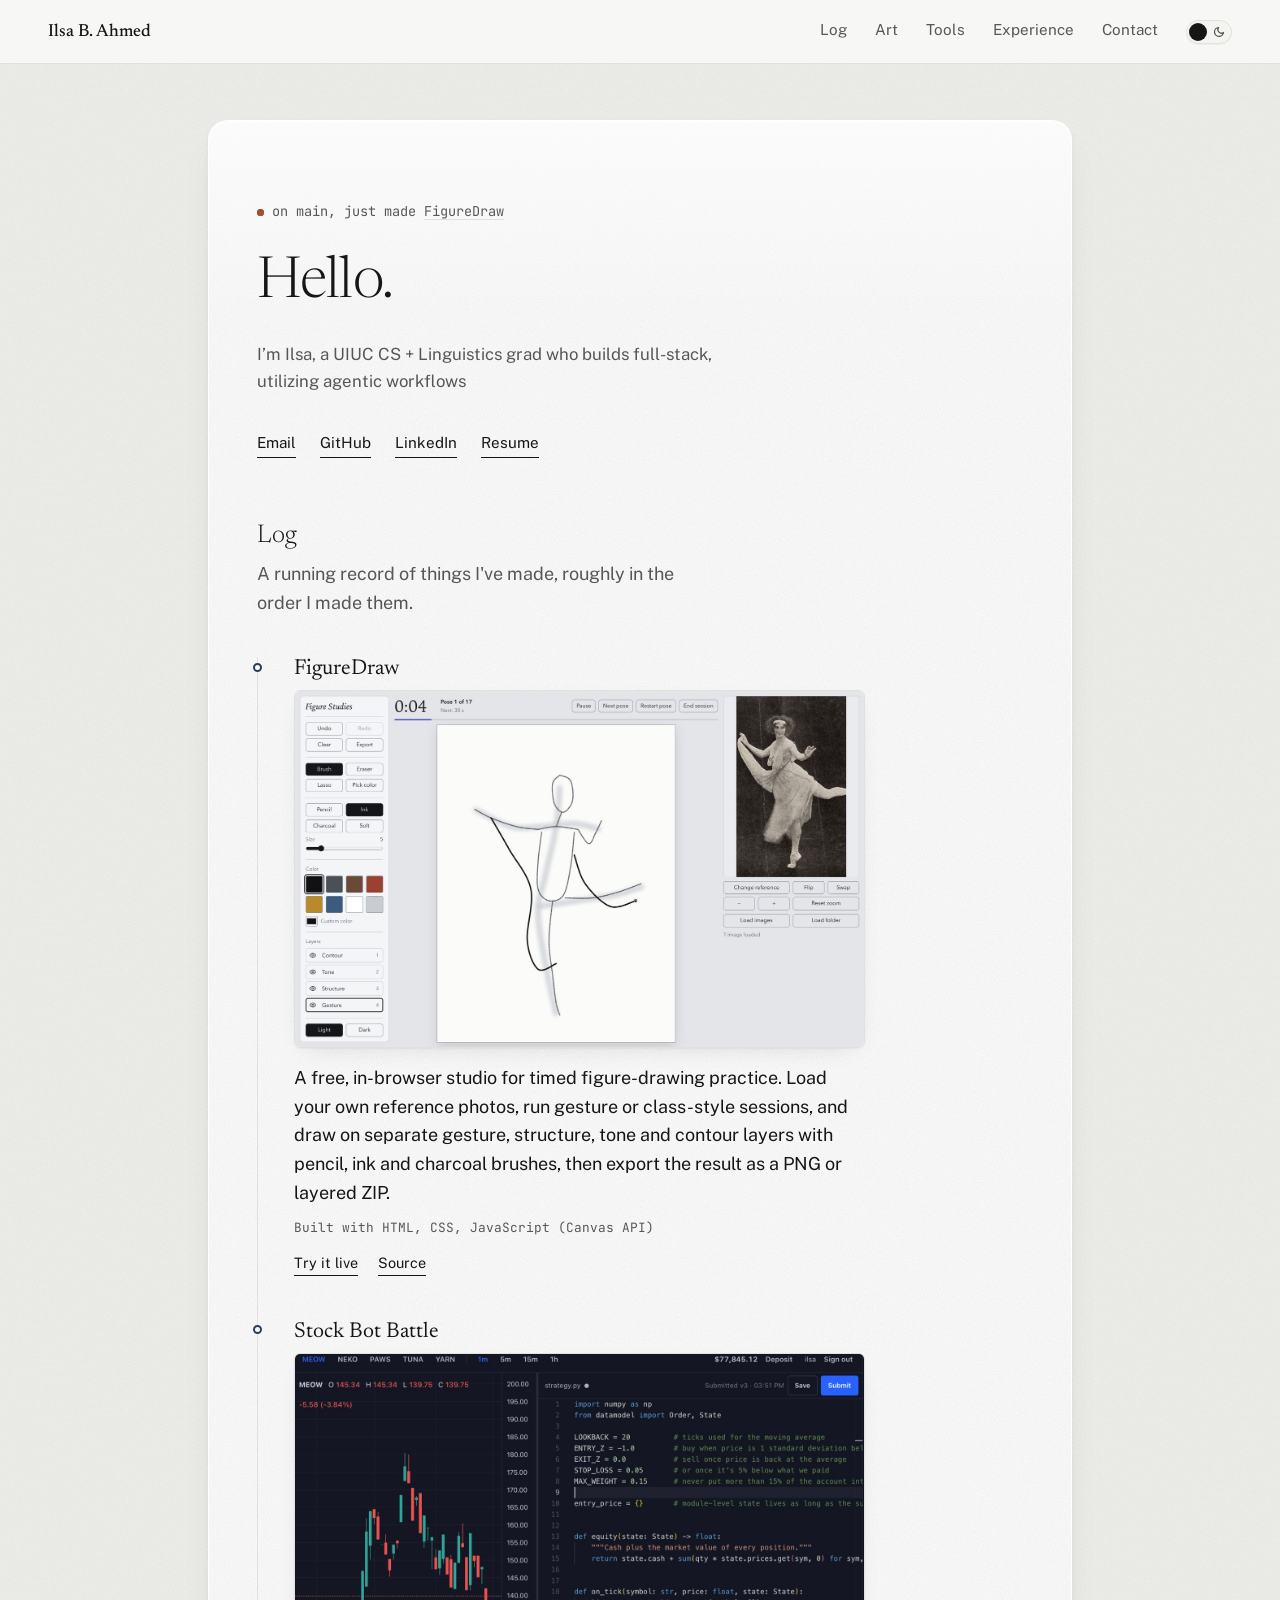
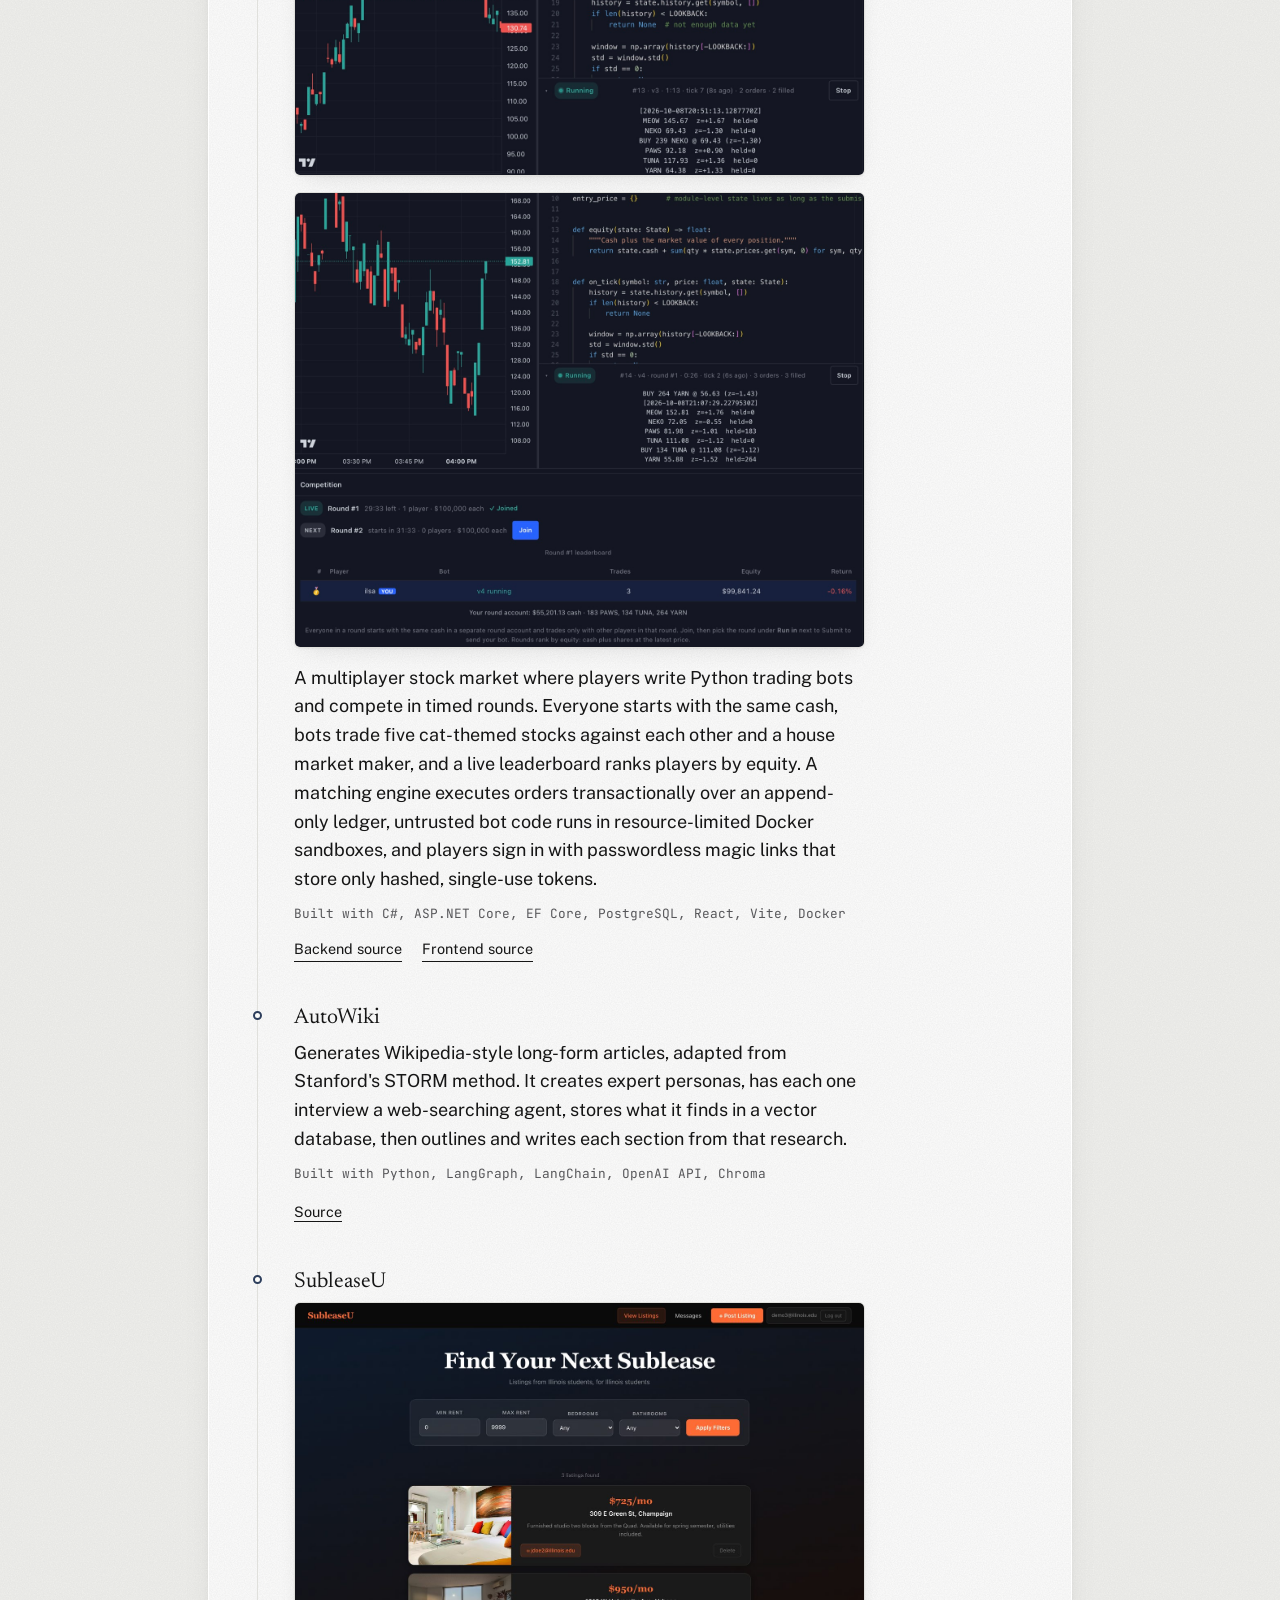
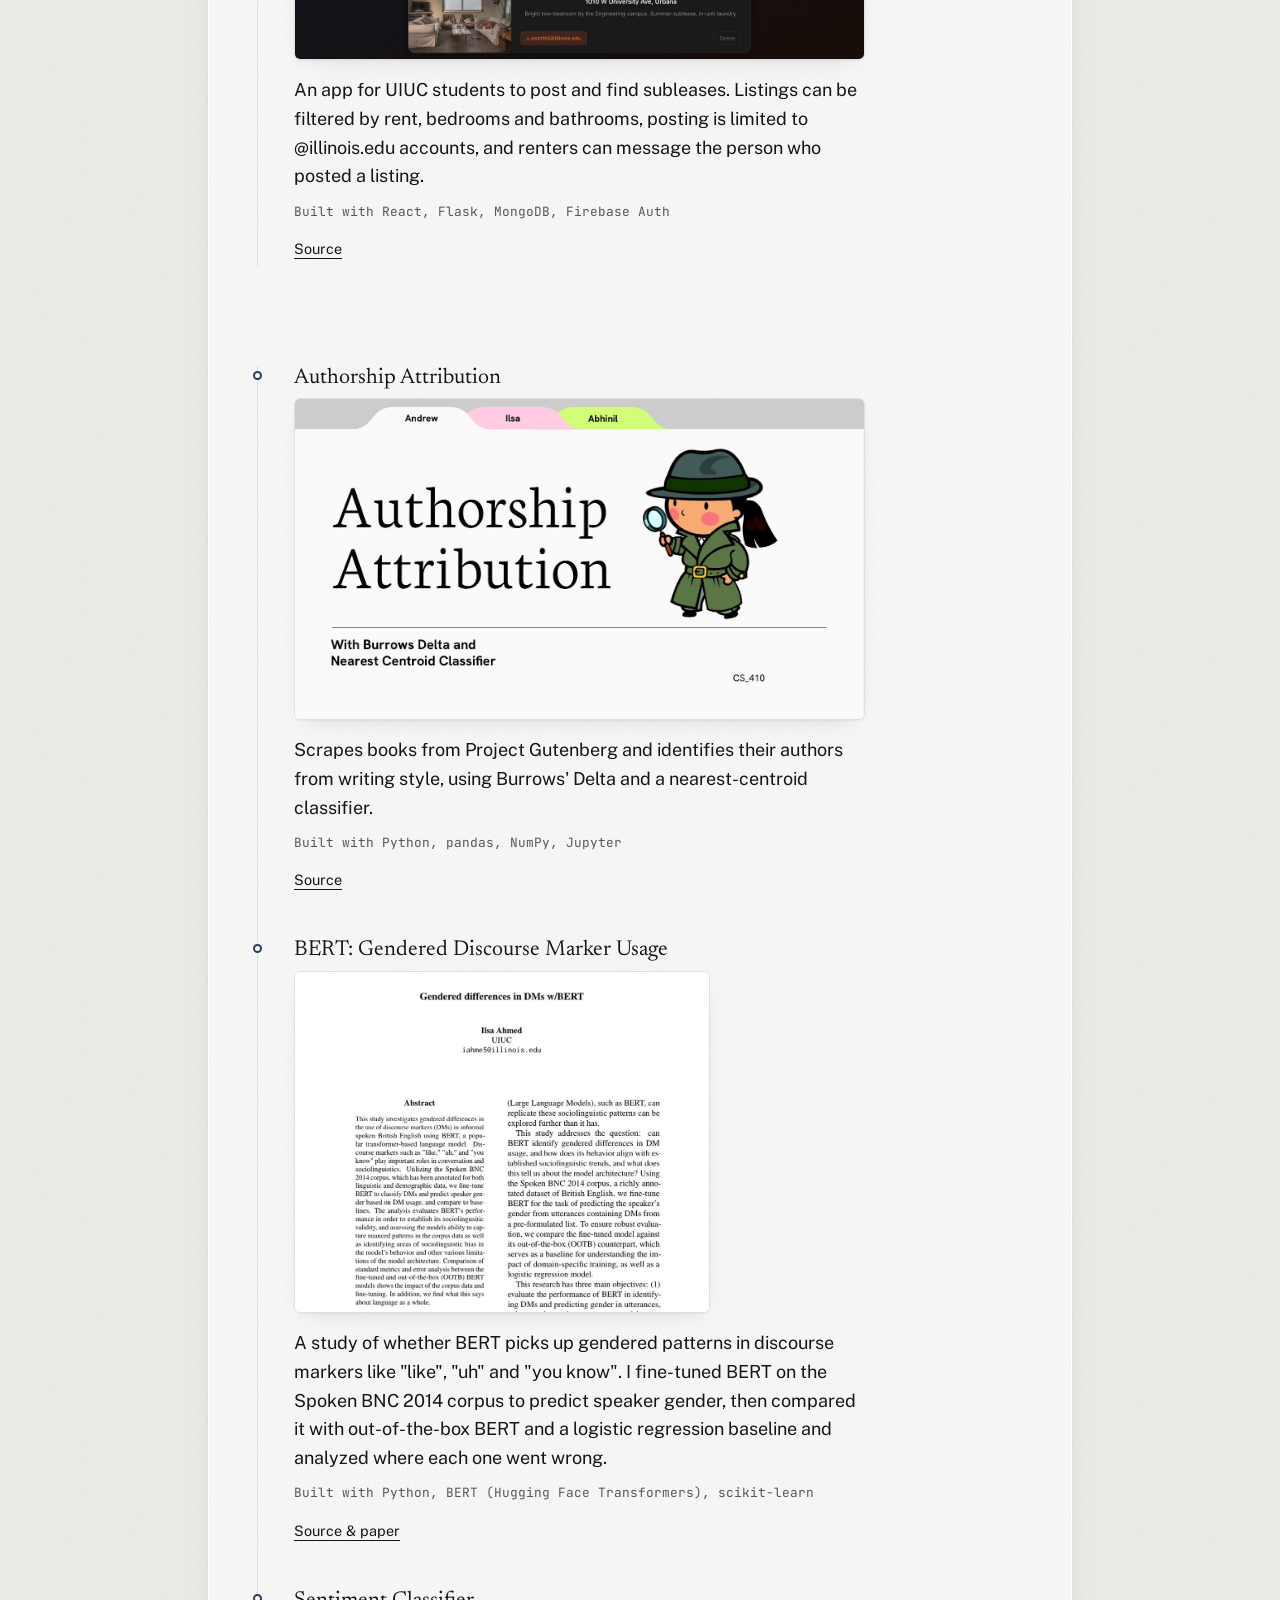
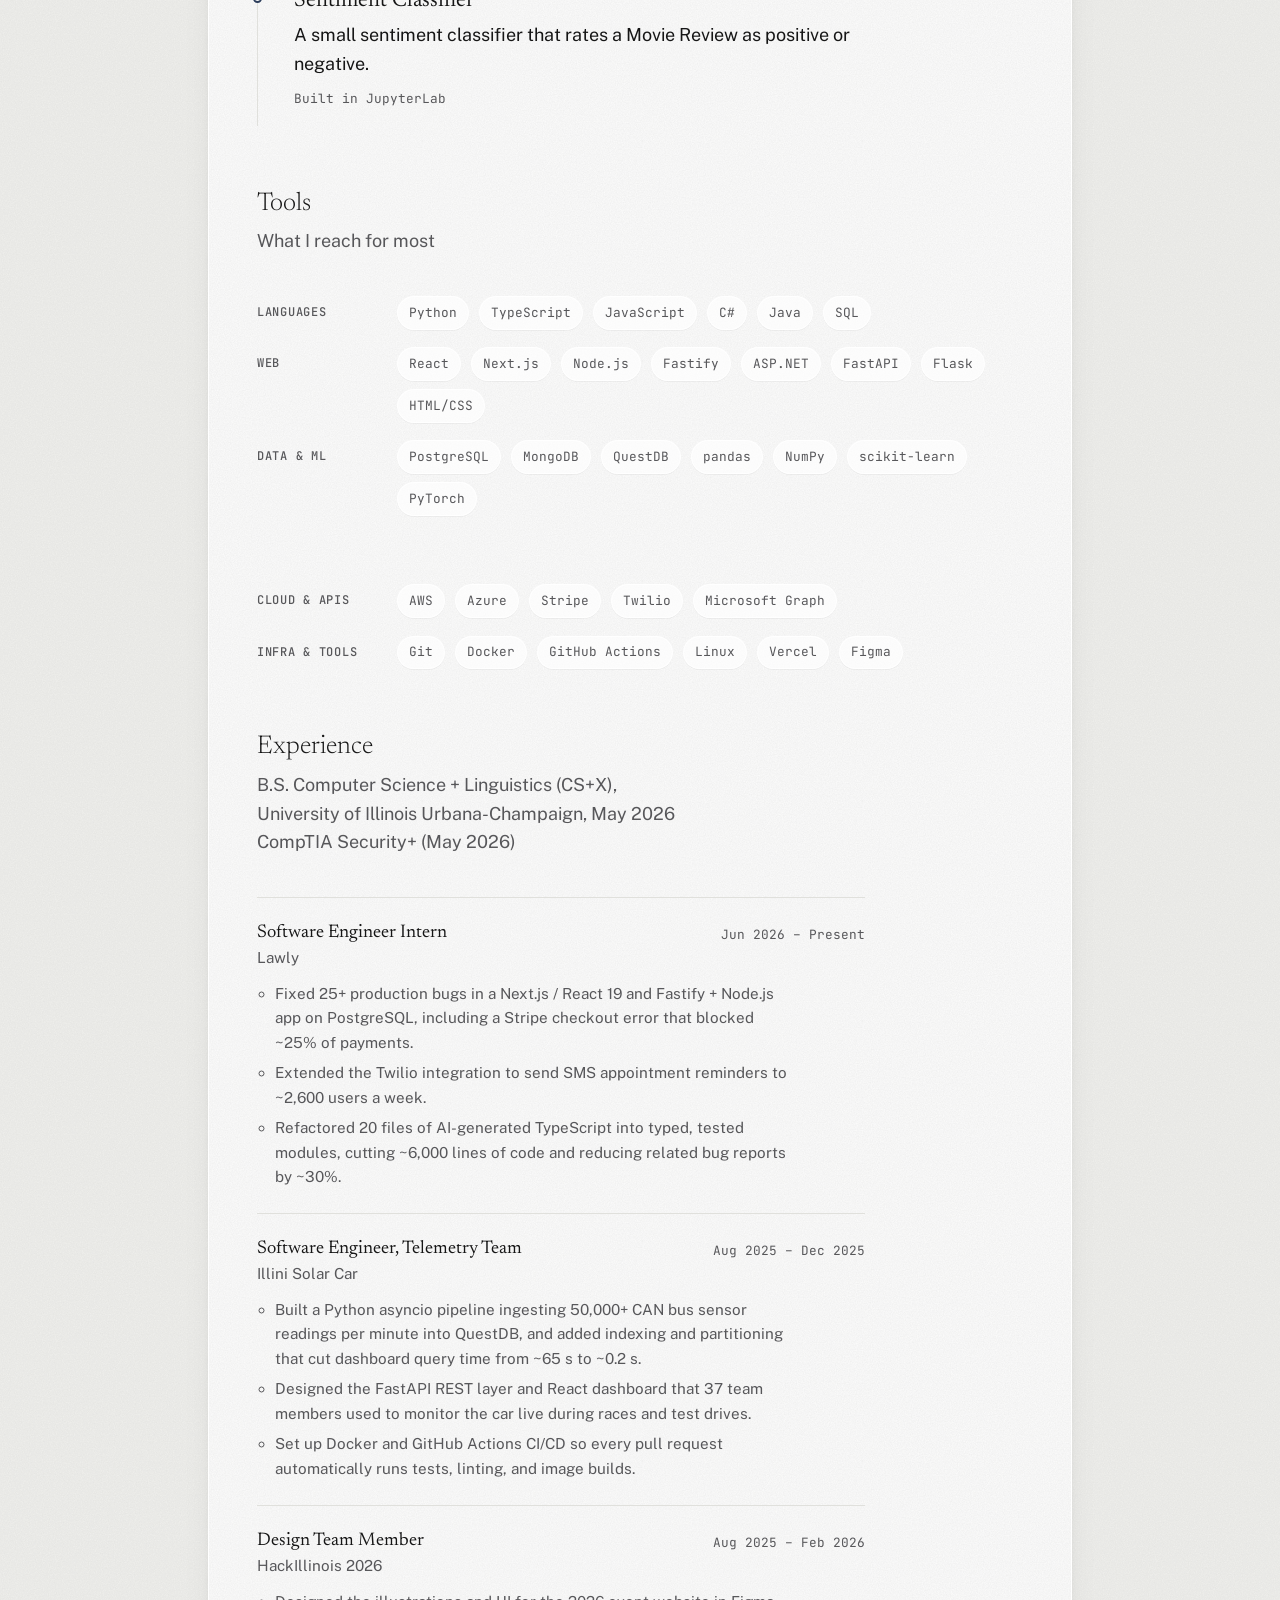
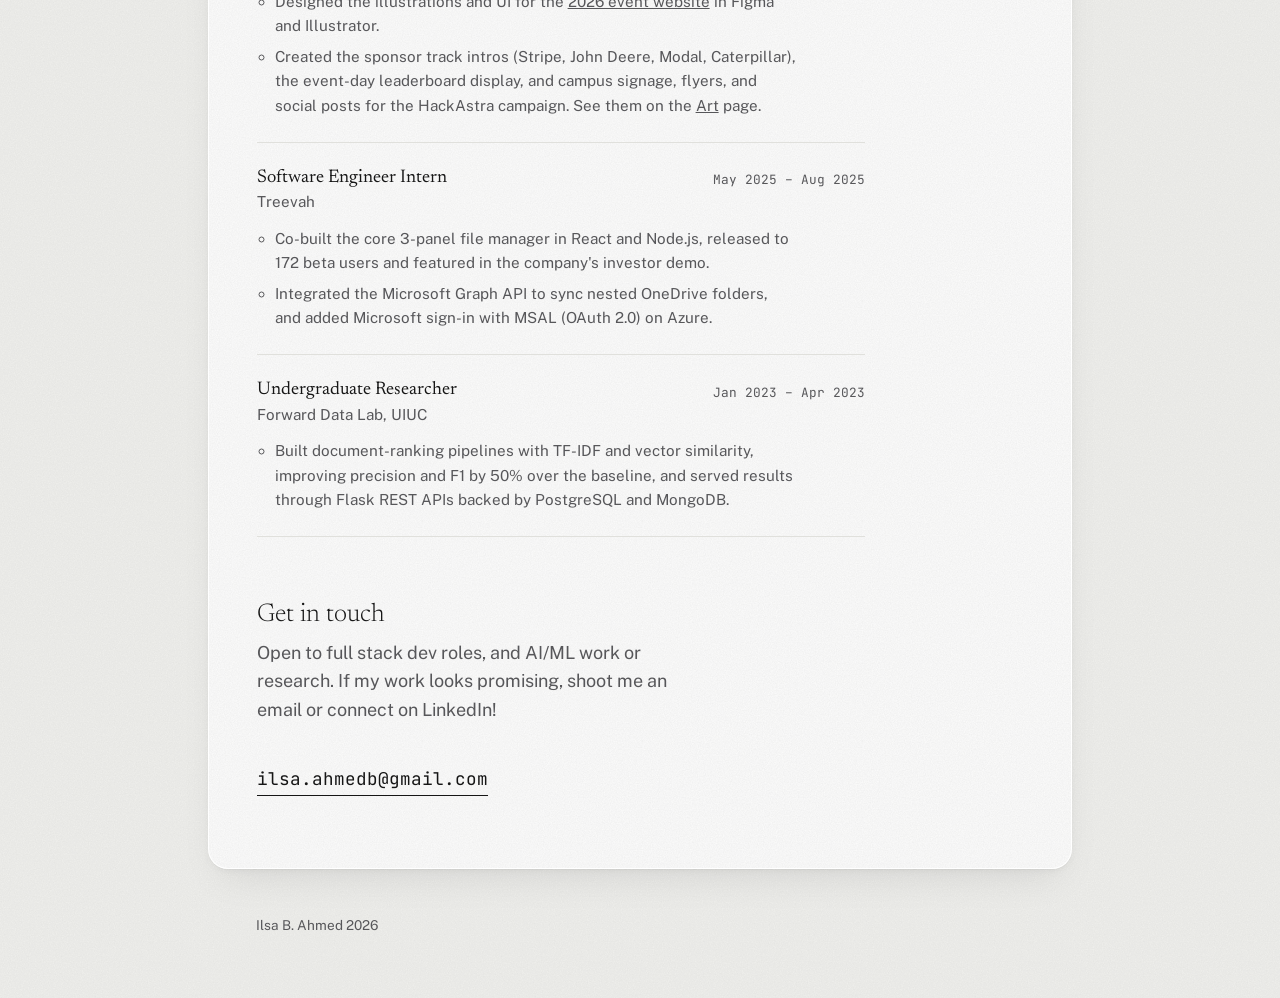
<file: index.html>
<!DOCTYPE html>
<html lang="en">
<head>
<meta charset="UTF-8">
<meta name="viewport" content="width=device-width, initial-scale=1.0">
<title>Ilsa B. Ahmed — Software Engineer</title>
<meta name="description" content="Portfolio of Ilsa B. Ahmed, a software engineer building full-stack web apps and AI/LLM tools.">

<link rel="preconnect" href="https://fonts.googleapis.com">
<link rel="preconnect" href="https://fonts.gstatic.com" crossorigin>
<link href="https://fonts.googleapis.com/css2?family=Newsreader:ital,opsz,wght@0,6..72,300;0,6..72,400;0,6..72,500;0,6..72,600;1,6..72,400&family=Public+Sans:wght@400;500;600&family=JetBrains+Mono:wght@400;500&display=swap" rel="stylesheet">

<script>
  // Apply a saved theme before first paint so the page doesn't flash.
  try {
    var savedTheme = localStorage.getItem('theme');
    if (savedTheme === 'light' || savedTheme === 'dark') document.documentElement.dataset.theme = savedTheme;
  } catch (e) {}
</script>
<link rel="stylesheet" href="style.css?v=12">
</head>
<body>

<a class="skip-link" href="#top">Skip to content</a>

<header class="site-nav">
  <a href="#top" class="site-nav__name">Ilsa B. Ahmed</a>
  <button class="theme-switch" id="themeSwitch" type="button" role="switch" aria-checked="false" aria-label="Dark mode">
    <svg class="theme-switch__icon theme-switch__icon--sun" viewBox="0 0 24 24" fill="none" stroke="currentColor" stroke-width="2.5" stroke-linecap="round" aria-hidden="true"><circle cx="12" cy="12" r="4"/><path d="M12 2v2M12 20v2M4.9 4.9l1.4 1.4M17.7 17.7l1.4 1.4M2 12h2M20 12h2M4.9 19.1l1.4-1.4M17.7 6.3l1.4-1.4"/></svg>
    <svg class="theme-switch__icon theme-switch__icon--moon" viewBox="0 0 24 24" fill="none" stroke="currentColor" stroke-width="2.5" stroke-linecap="round" stroke-linejoin="round" aria-hidden="true"><path d="M21 12.8A9 9 0 1 1 11.2 3a7 7 0 0 0 9.8 9.8z"/></svg>
    <span class="theme-switch__knob"></span>
  </button>
  <button class="site-nav__toggle" id="navToggle" aria-expanded="false" aria-controls="navLinks">
    <span></span><span></span><span></span>
    <span class="sr-only">Menu</span>
  </button>
  <nav id="navLinks" class="site-nav__links">
    <a href="#work">Log</a>
    <a href="art.html">Art</a>
    <a href="#stack">Tools</a>
    <a href="#experience">Experience</a>
    <a href="#contact">Contact</a>
  </nav>
</header>

<main>

  <section id="top" class="hero">
    <p class="hero__status">
      <span class="hero__dot" aria-hidden="true"></span>
      on main, just made <a href="#work">FigureDraw</a>
    </p>
    <h1 class="hero__headline">Hello.</h1>
    <p class="hero__lede">
      I’m Ilsa, a UIUC CS + Linguistics grad who builds full-stack, utilizing agentic workflows
    </p>
    <div class="hero__links">
      <a href="mailto:ilsa.ahmedb@gmail.com">Email</a>
      <a href="https://github.com/iahmed20" target="_blank" rel="noopener">GitHub</a>
      <a href="https://www.linkedin.com/in/ilsa-bahmed/" target="_blank" rel="noopener">LinkedIn</a>
      <a href="Ilsa_BAhmed_Resume.pdf" target="_blank" rel="noopener noreferrer">Resume</a>
    </div>
  </section>

  <section id="work" class="log">
    <h2 class="section-heading">Log</h2>
    <p class="section-intro">A running record of things I've made, roughly in the order I made them.</p>

    <ol class="log-list">

      <li class="log-entry">
        <span class="log-entry__node" aria-hidden="true"></span>
        <h3 class="log-entry__title">FigureDraw</h3>
        <figure class="log-entry__shot">
          <img src="img/figuredraw.jpg" width="1400" height="875" loading="lazy"
               alt="FigureDraw mid-session: a timer and pose counter above a gesture sketch of a dancer, with the reference photo on the right.">
        </figure>
        <p class="log-entry__body">
          A free, in-browser studio for timed figure-drawing practice. Load your own reference photos,
          run gesture or class-style sessions, and draw on separate gesture, structure, tone and contour
          layers with pencil, ink and charcoal brushes, then export the result as a PNG or layered ZIP.
        </p>
        <p class="log-entry__meta">Built with HTML, CSS, JavaScript (Canvas API)</p>
        <p class="log-entry__links">
          <a class="log-entry__link" href="https://iahmed20.github.io/FigureDraw/" target="_blank" rel="noopener">Try it live</a>
          <a class="log-entry__link" href="https://github.com/iahmed20/FigureDraw" target="_blank" rel="noopener">Source</a>
        </p>
      </li>

      <li class="log-entry">
        <span class="log-entry__node" aria-hidden="true"></span>
        <h3 class="log-entry__title">Stock Bot Battle</h3>
        <figure class="log-entry__shot">
          <img src="img/stock-bot-battle-1.jpg" width="1400" height="1038" loading="lazy"
               alt="Stock Bot Battle: a candlestick chart for the MEOW ticker beside a Python strategy editor, with a running bot's log printing z-scores and a BUY order.">
        </figure>
        <figure class="log-entry__shot">
          <img src="img/stock-bot-battle-2.jpg" width="1400" height="1115" loading="lazy"
               alt="Stock Bot Battle competition panel: a live round with time remaining, a Join button for the next round, and a leaderboard ranking players by equity.">
        </figure>
        <p class="log-entry__body">
          A multiplayer stock market where players write Python trading bots and compete in timed rounds.
          Everyone starts with the same cash, bots trade five cat-themed stocks against each other and a house
          market maker, and a live leaderboard ranks players by equity. A matching engine executes orders
          transactionally over an append-only ledger, untrusted bot code runs in resource-limited Docker
          sandboxes, and players sign in with passwordless magic links that store only hashed, single-use tokens.
        </p>
        <p class="log-entry__meta">Built with C#, ASP.NET Core, EF Core, PostgreSQL, React, Vite, Docker</p>
        <p class="log-entry__links">
          <a class="log-entry__link" href="https://github.com/iahmed20/StockBotBattle" target="_blank" rel="noopener">Backend source</a>
          <a class="log-entry__link" href="https://github.com/iahmed20/vite-frontend" target="_blank" rel="noopener">Frontend source</a>
        </p>
      </li>

      <li class="log-entry">
        <span class="log-entry__node" aria-hidden="true"></span>
        <h3 class="log-entry__title">AutoWiki</h3>
        <p class="log-entry__body">
          Generates Wikipedia-style long-form articles, adapted from Stanford's STORM method. It creates
          expert personas, has each one interview a web-searching agent, stores what it finds in a vector
          database, then outlines and writes each section from that research.
        </p>
        <p class="log-entry__meta">Built with Python, LangGraph, LangChain, OpenAI API, Chroma</p>
        <a class="log-entry__link" href="https://github.com/iahmed20/AutoWiki" target="_blank" rel="noopener">Source</a>
      </li>

      <li class="log-entry">
        <span class="log-entry__node" aria-hidden="true"></span>
        <h3 class="log-entry__title">SubleaseU</h3>
        <figure class="log-entry__shot">
          <img src="img/subleaseu.jpg" width="1400" height="875" loading="lazy"
               alt="SubleaseU listings page: rent and room filters above cards for sublease listings near campus.">
        </figure>
        <p class="log-entry__body">
          An app for UIUC students to post and find subleases. Listings can be filtered by rent,
          bedrooms and bathrooms, posting is limited to @illinois.edu accounts, and renters can message
          the person who posted a listing.
        </p>
        <p class="log-entry__meta">Built with React, Flask, MongoDB, Firebase Auth</p>
        <a class="log-entry__link" href="https://github.com/iahmed20/SubleaseU" target="_blank" rel="noopener">Source</a>
      </li>

    </ol>

    <h3 class="log-group">LLM &amp; NLP work in Python</h3>

    <ol class="log-list">

      <li class="log-entry">
        <span class="log-entry__node" aria-hidden="true"></span>
        <h3 class="log-entry__title">Authorship Attribution</h3>
        <figure class="log-entry__shot">
          <img src="img/authorship-attribution.jpg" width="1400" height="787" loading="lazy"
               alt="Title slide: Authorship Attribution with Burrows Delta and Nearest Centroid Classifier.">
        </figure>
        <p class="log-entry__body">
          Scrapes books from Project Gutenberg and
          identifies their authors from writing style, using Burrows' Delta and a nearest-centroid classifier.
        </p>
        <p class="log-entry__meta">Built with Python, pandas, NumPy, Jupyter</p>
        <a class="log-entry__link" href="https://github.com/iahmed20/Authorship_Attribution" target="_blank" rel="noopener">Source</a>
      </li>

      <li class="log-entry">
        <span class="log-entry__node" aria-hidden="true"></span>
        <h3 class="log-entry__title">BERT: Gendered Discourse Marker Usage</h3>
        <figure class="log-entry__shot log-entry__shot--paper">
          <img src="img/bert-discourse-markers.jpg" width="1000" height="821" loading="lazy"
               alt="First page of the paper 'Gendered differences in DMs w/BERT' by Ilsa Ahmed, showing the abstract.">
        </figure>
        <p class="log-entry__body">
          A study of whether BERT picks up gendered patterns in discourse markers like "like", "uh" and
          "you know". I fine-tuned BERT on the Spoken BNC 2014 corpus to predict speaker gender, then compared
          it with out-of-the-box BERT and a logistic regression baseline and analyzed where each one went wrong.
        </p>
        <p class="log-entry__meta">Built with Python, BERT (Hugging Face Transformers), scikit-learn</p>
        <a class="log-entry__link" href="https://github.com/iahmed20/DMs-w-BERT/blob/main/DM_gender_paper.pdf" target="_blank" rel="noopener">Source &amp; paper</a>
      </li>

      <li class="log-entry">
        <span class="log-entry__node" aria-hidden="true"></span>
        <h3 class="log-entry__title">Sentiment Classifier</h3>
        <p class="log-entry__body">
          A small sentiment classifier that rates a Movie Review as positive or negative.
        </p>
        <p class="log-entry__meta">Built in JupyterLab</p>
      </li>

    </ol>
  </section>

  <section id="stack" class="stack">
    <h2 class="section-heading">Tools</h2>
    <p class="section-intro">
      What I reach for most
    </p>
    <div class="stack-groups">
      <div class="stack-group">
        <h3 class="stack-group__label">Languages</h3>
        <ul class="stack-list">
          <li>Python</li>
          <li>TypeScript</li>
          <li>JavaScript</li>
          <li>C#</li>
          <li>Java</li>
          <li>SQL</li>
        </ul>
      </div>
      <div class="stack-group">
        <h3 class="stack-group__label">Web</h3>
        <ul class="stack-list">
          <li>React</li>
          <li>Next.js</li>
          <li>Node.js</li>
          <li>Fastify</li>
          <li>ASP.NET</li>
          <li>FastAPI</li>
          <li>Flask</li>
          <li>HTML/CSS</li>
        </ul>
      </div>
      <div class="stack-group">
        <h3 class="stack-group__label">Data &amp; ML</h3>
        <ul class="stack-list">
          <li>PostgreSQL</li>
          <li>MongoDB</li>
          <li>QuestDB</li>
          <li>pandas</li>
          <li>NumPy</li>
          <li>scikit-learn</li>
          <li>PyTorch</li>
        </ul>
      </div>
      <div class="stack-group">
        <h3 class="stack-group__label">AI &amp; LLMs</h3>
        <ul class="stack-list">
          <li>LangChain</li>
          <li>LangGraph</li>
          <li>RAG</li>
          <li>Vector embeddings</li>
          <li>OpenAI API</li>
        </ul>
      </div>
      <div class="stack-group">
        <h3 class="stack-group__label">Cloud &amp; APIs</h3>
        <ul class="stack-list">
          <li>AWS</li>
          <li>Azure</li>
          <li>Stripe</li>
          <li>Twilio</li>
          <li>Microsoft Graph</li>
        </ul>
      </div>
      <div class="stack-group">
        <h3 class="stack-group__label">Infra &amp; tools</h3>
        <ul class="stack-list">
          <li>Git</li>
          <li>Docker</li>
          <li>GitHub Actions</li>
          <li>Linux</li>
          <li>Vercel</li>
          <li>Figma</li>
        </ul>
      </div>
    </div>
  </section>

  <section id="experience" class="experience">
    <h2 class="section-heading">Experience</h2>
    <p class="section-intro">
      B.S. Computer Science + Linguistics (CS+X), University of Illinois Urbana-Champaign, May 2026 <br>
      CompTIA Security+ (May 2026)
    </p>
    <ul class="experience-list">
      <li class="experience-entry">
        <div class="experience-entry__role">
          <h3>Software Engineer Intern</h3>
          <p>Lawly</p>
        </div>
        <p class="experience-entry__dates"><time datetime="2026-06">Jun 2026</time> – Present</p>
        <ul class="experience-entry__points">
          <li>Fixed 25+ production bugs in a Next.js / React 19 and Fastify + Node.js app on PostgreSQL, including a Stripe checkout error that blocked ~25% of payments.</li>
          <li>Extended the Twilio integration to send SMS appointment reminders to ~2,600 users a week.</li>
          <li>Refactored 20 files of AI-generated TypeScript into typed, tested modules, cutting ~6,000 lines of code and reducing related bug reports by ~30%.</li>
        </ul>
      </li>
      <li class="experience-entry">
        <div class="experience-entry__role">
          <h3>Software Engineer, Telemetry Team</h3>
          <p>Illini Solar Car</p>
        </div>
        <p class="experience-entry__dates"><time datetime="2025-08">Aug 2025</time> – <time datetime="2025-12">Dec 2025</time></p>
        <ul class="experience-entry__points">
          <li>Built a Python asyncio pipeline ingesting 50,000+ CAN bus sensor readings per minute into QuestDB, and added indexing and partitioning that cut dashboard query time from ~65 s to ~0.2 s.</li>
          <li>Designed the FastAPI REST layer and React dashboard that 37 team members used to monitor the car live during races and test drives.</li>
          <li>Set up Docker and GitHub Actions CI/CD so every pull request automatically runs tests, linting, and image builds.</li>
        </ul>
      </li>
      <li class="experience-entry">
        <div class="experience-entry__role">
          <h3>Design Team Member</h3>
          <p>HackIllinois 2026</p>
        </div>
        <p class="experience-entry__dates"><time datetime="2025-08">Aug 2025</time> – <time datetime="2026-02">Feb 2026</time></p>
        <ul class="experience-entry__points">
          <li>Designed the illustrations and UI for the <a href="https://2026.hackillinois.org/" target="_blank" rel="noopener">2026 event website</a> in Figma and Illustrator.</li>
          <li>Created the sponsor track intros (Stripe, John Deere, Modal, Caterpillar), the event-day leaderboard display, and campus signage, flyers, and social posts for the HackAstra campaign. See them on the <a href="art.html">Art</a> page.</li>
        </ul>
      </li>
      <li class="experience-entry">
        <div class="experience-entry__role">
          <h3>Software Engineer Intern</h3>
          <p>Treevah</p>
        </div>
        <p class="experience-entry__dates"><time datetime="2025-05">May 2025</time> – <time datetime="2025-08">Aug 2025</time></p>
        <ul class="experience-entry__points">
          <li>Co-built the core 3-panel file manager in React and Node.js, released to 172 beta users and featured in the company's investor demo.</li>
          <li>Integrated the Microsoft Graph API to sync nested OneDrive folders, and added Microsoft sign-in with MSAL (OAuth 2.0) on Azure.</li>
        </ul>
      </li>
      <li class="experience-entry">
        <div class="experience-entry__role">
          <h3>Undergraduate Researcher</h3>
          <p>Forward Data Lab, UIUC</p>
        </div>
        <p class="experience-entry__dates"><time datetime="2023-01">Jan 2023</time> – <time datetime="2023-04">Apr 2023</time></p>
        <ul class="experience-entry__points">
          <li>Built document-ranking pipelines with TF-IDF and vector similarity, improving precision and F1 by 50% over the baseline, and served results through Flask REST APIs backed by PostgreSQL and MongoDB.</li>
        </ul>
      </li>
    </ul>
  </section>

  <section id="contact" class="contact">
    <h2 class="section-heading">Get in touch</h2>
    <p class="section-intro">
      Open to full stack dev roles, and AI/ML work or research.
      If my work looks promising, shoot me an email or connect on LinkedIn!
    </p>
    <a class="contact__email" href="mailto:ilsa.ahmedb@gmail.com">ilsa.ahmedb@gmail.com</a>
  </section>

</main>

<footer class="site-footer">
  <p> Ilsa B. Ahmed <span id="year"></span></p>
</footer>

<script src="script.js?v=12"></script>
</body>
</html>
</file>
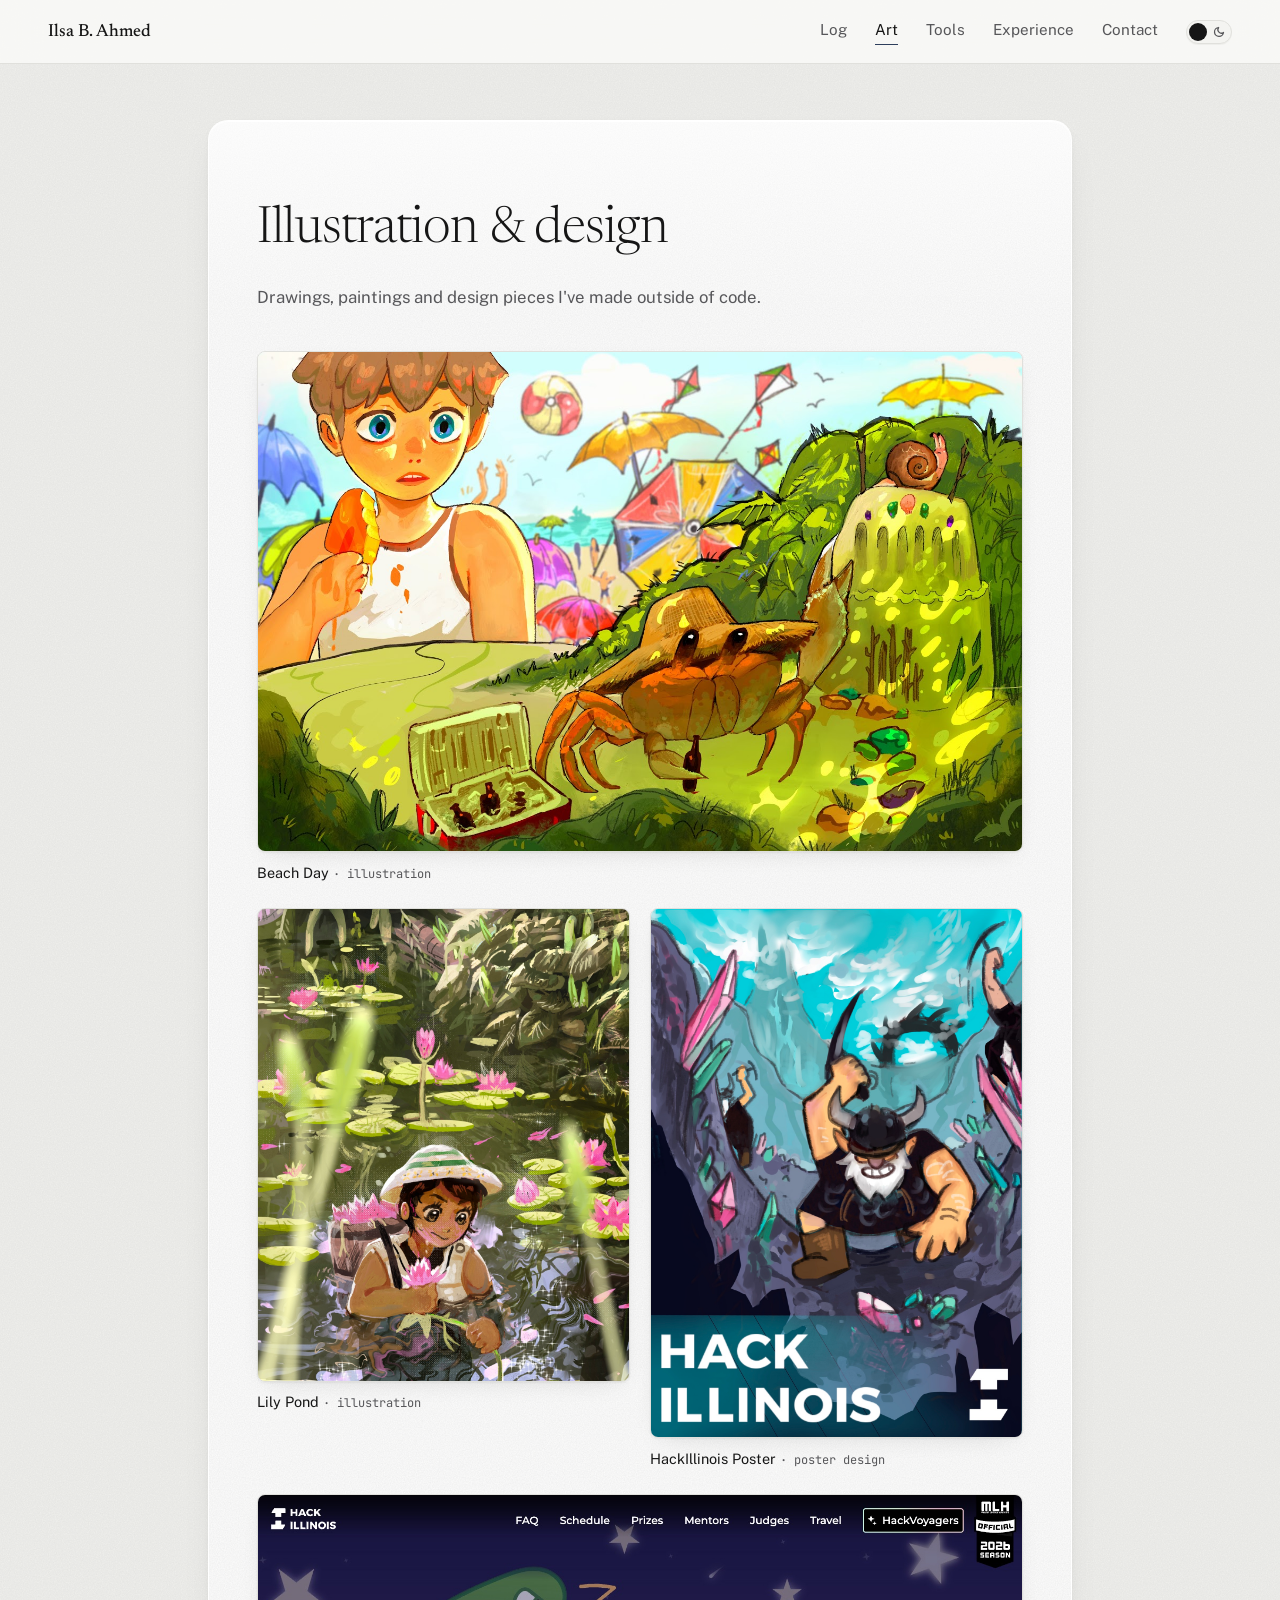
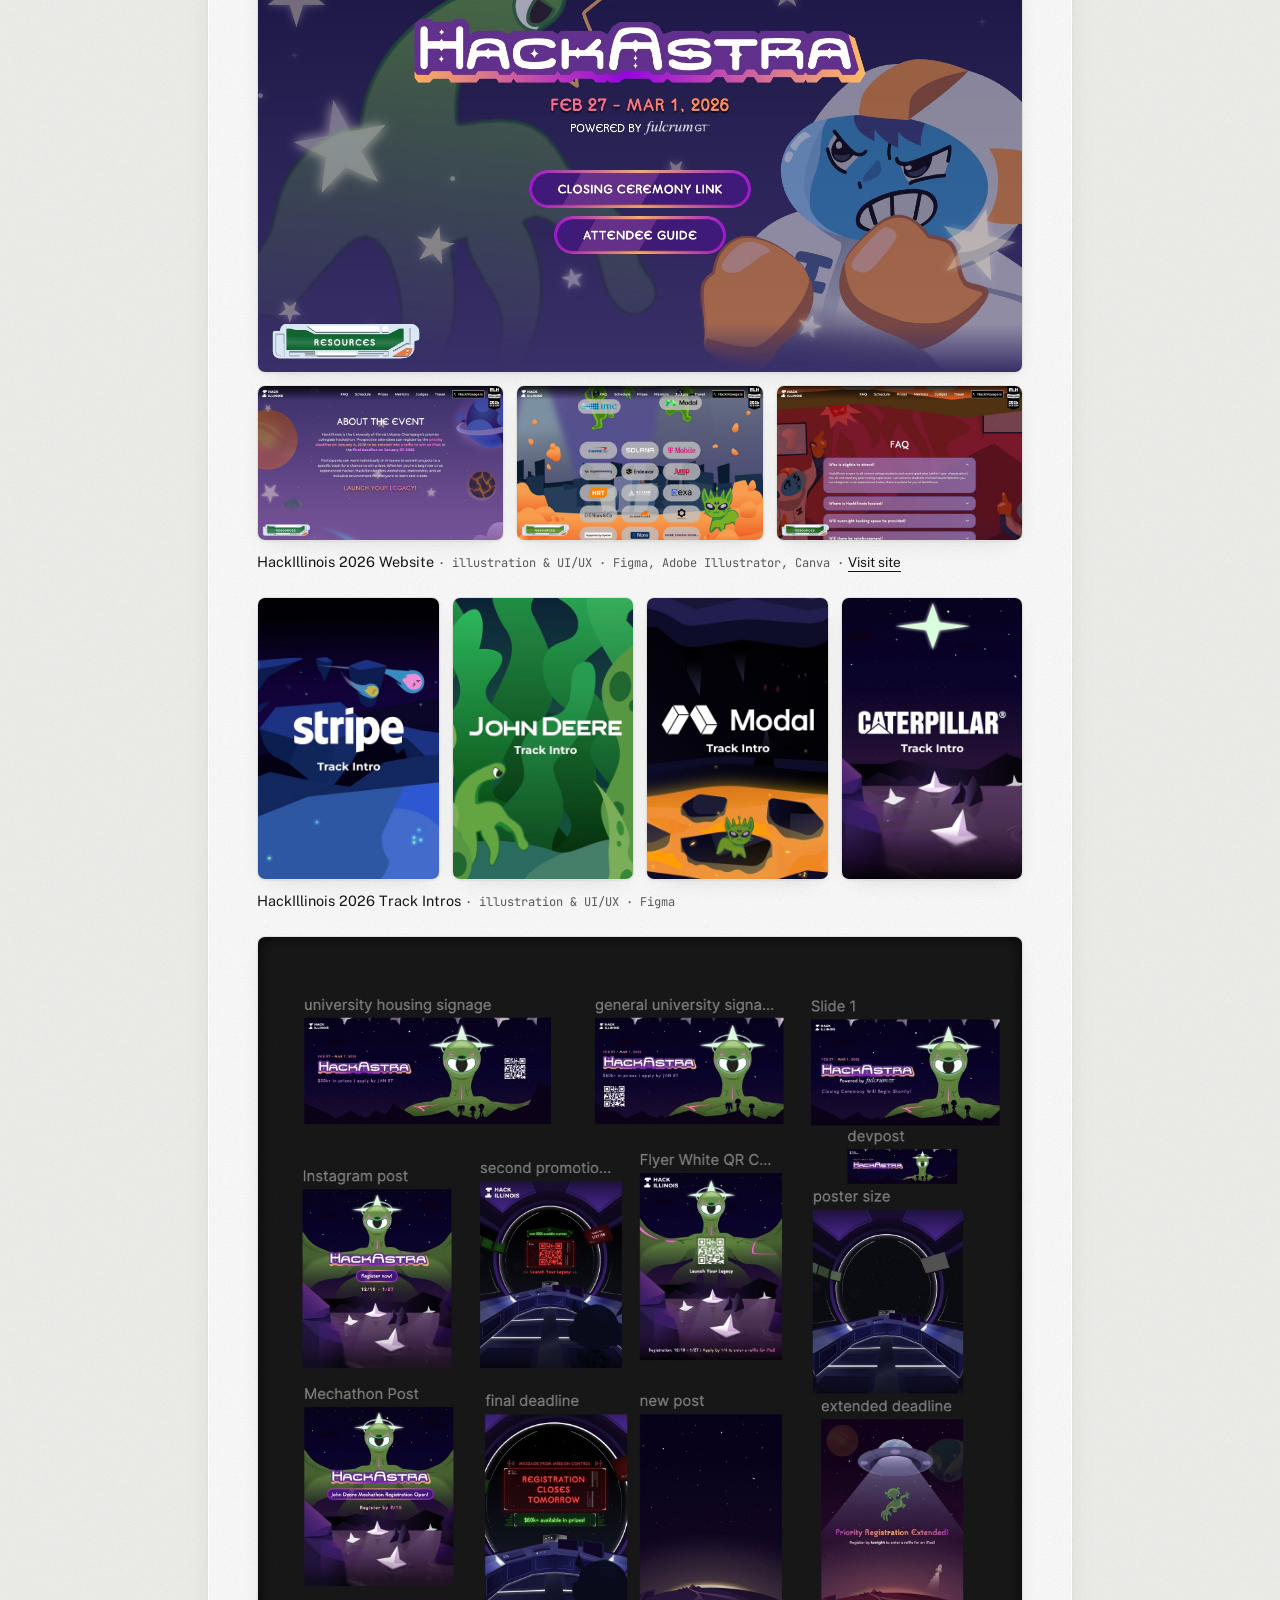
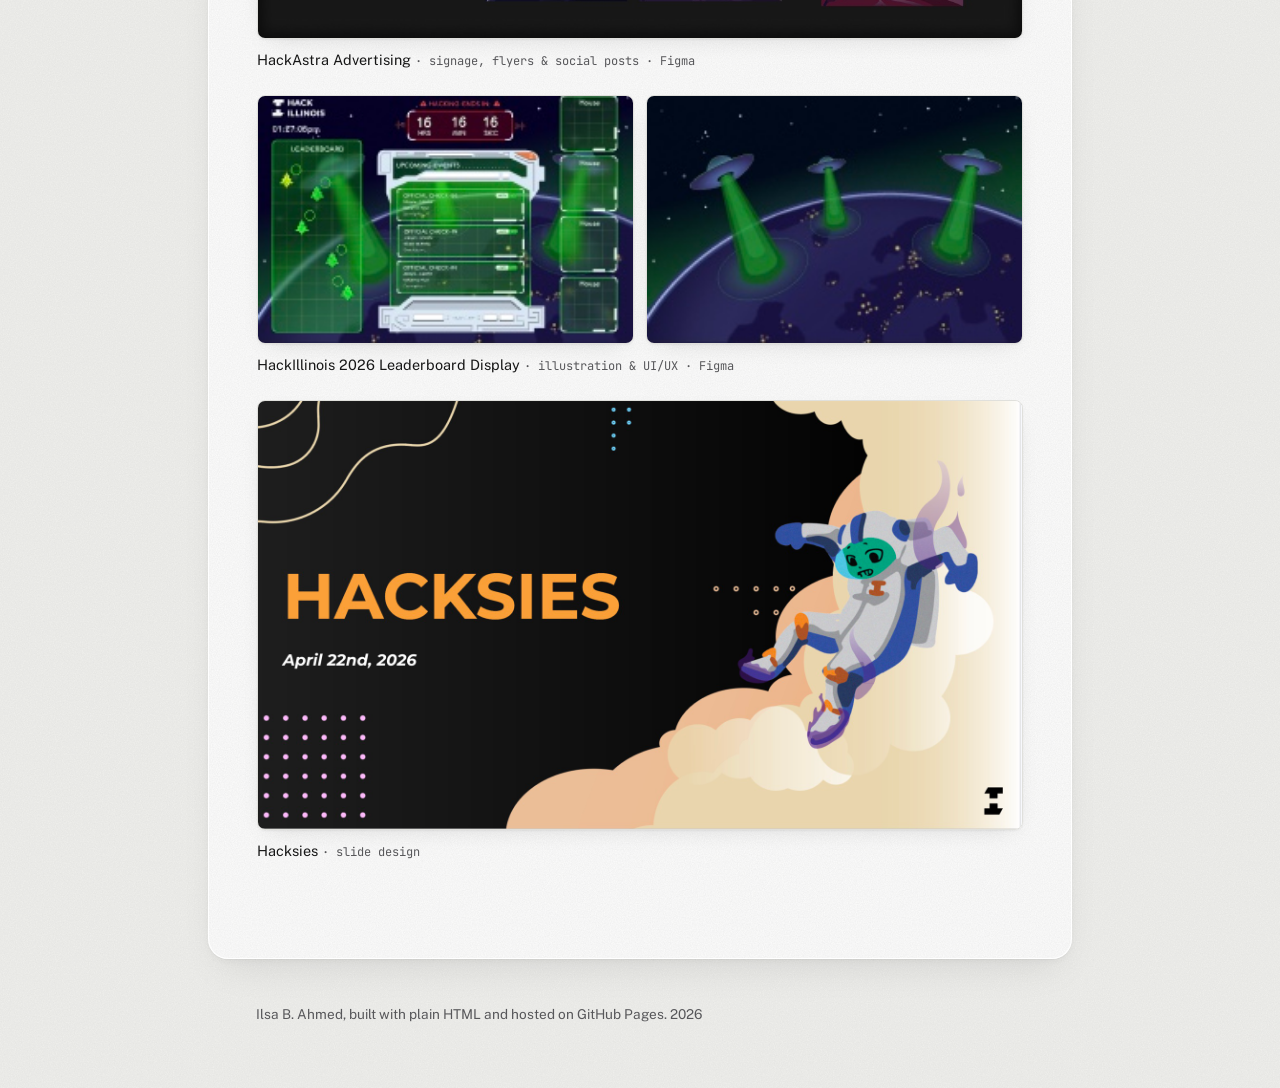
<file: art.html>
<!DOCTYPE html>
<html lang="en">
<head>
<meta charset="UTF-8">
<meta name="viewport" content="width=device-width, initial-scale=1.0">
<title>Art — Ilsa B. Ahmed</title>
<meta name="description" content="Illustration and design work by Ilsa B. Ahmed.">

<link rel="preconnect" href="https://fonts.googleapis.com">
<link rel="preconnect" href="https://fonts.gstatic.com" crossorigin>
<link href="https://fonts.googleapis.com/css2?family=Newsreader:ital,opsz,wght@0,6..72,300;0,6..72,400;0,6..72,500;0,6..72,600;1,6..72,400&family=Public+Sans:wght@400;500;600&family=JetBrains+Mono:wght@400;500&display=swap" rel="stylesheet">

<script>
  // Apply a saved theme before first paint so the page doesn't flash.
  try {
    var savedTheme = localStorage.getItem('theme');
    if (savedTheme === 'light' || savedTheme === 'dark') document.documentElement.dataset.theme = savedTheme;
  } catch (e) {}
</script>
<link rel="stylesheet" href="style.css?v=12">
</head>
<body>

<a class="skip-link" href="#top">Skip to content</a>

<header class="site-nav">
  <a href="index.html" class="site-nav__name">Ilsa B. Ahmed</a>
  <button class="theme-switch" id="themeSwitch" type="button" role="switch" aria-checked="false" aria-label="Dark mode">
    <svg class="theme-switch__icon theme-switch__icon--sun" viewBox="0 0 24 24" fill="none" stroke="currentColor" stroke-width="2.5" stroke-linecap="round" aria-hidden="true"><circle cx="12" cy="12" r="4"/><path d="M12 2v2M12 20v2M4.9 4.9l1.4 1.4M17.7 17.7l1.4 1.4M2 12h2M20 12h2M4.9 19.1l1.4-1.4M17.7 6.3l1.4-1.4"/></svg>
    <svg class="theme-switch__icon theme-switch__icon--moon" viewBox="0 0 24 24" fill="none" stroke="currentColor" stroke-width="2.5" stroke-linecap="round" stroke-linejoin="round" aria-hidden="true"><path d="M21 12.8A9 9 0 1 1 11.2 3a7 7 0 0 0 9.8 9.8z"/></svg>
    <span class="theme-switch__knob"></span>
  </button>
  <button class="site-nav__toggle" id="navToggle" aria-expanded="false" aria-controls="navLinks">
    <span></span><span></span><span></span>
    <span class="sr-only">Menu</span>
  </button>
  <nav id="navLinks" class="site-nav__links">
    <a href="index.html#work">Log</a>
    <a href="art.html" aria-current="page">Art</a>
    <a href="index.html#stack">Tools</a>
    <a href="index.html#experience">Experience</a>
    <a href="index.html#contact">Contact</a>
  </nav>
</header>

<main>

  <section id="top" class="art-intro">
    <h1 class="art-intro__headline">Illustration &amp; design</h1>
    <p class="hero__lede">
      Drawings, paintings and design pieces I've made outside of code.
    </p>
  </section>

  <!--
    To add a piece, copy a <figure> below and drop the image in img/art/.
    Images keep their natural aspect ratio; ~1600px on the long edge is plenty.
  -->

  <section id="gallery" class="art-section">
    <div class="art-grid">

      <figure class="art-piece art-piece--wide">
        <a class="art-piece__frame" href="img/art/beach-crab.jpg" target="_blank" rel="noopener">
          <img src="img/art/beach-crab.jpg" width="1438" height="940" loading="lazy"
               alt="Painting of a crab in a straw hat carrying a bottle across a grassy dune beside a sandcastle, while a startled kid with a melting popsicle watches from behind a busy beach of umbrellas and kites.">
        </a>
        <figcaption class="art-piece__caption">Beach Day <span>· illustration</span></figcaption>
      </figure>

      <figure class="art-piece">
        <a class="art-piece__frame" href="img/art/illustration-cs.jpg" target="_blank" rel="noopener">
          <img src="img/art/illustration-cs.jpg" width="1260" height="1600" loading="lazy"
               alt="Painting of a girl in a striped straw hat wading through a sunlit pond, holding a pink water lily, with a basket of lilies on her back and a frog on a lily pad behind her.">
        </a>
        <figcaption class="art-piece__caption">Lily Pond <span>· illustration</span></figcaption>
      </figure>

      <figure class="art-piece">
        <a class="art-piece__frame" href="img/art/hackillinois-poster.jpg" target="_blank" rel="noopener">
          <img src="img/art/hackillinois-poster.jpg" width="1266" height="1800" loading="lazy"
               alt="HackIllinois poster: a bearded miner in a horned helmet swings a pickaxe in a crystal-filled canyon, with the HackIllinois wordmark and logo along the bottom.">
        </a>
        <figcaption class="art-piece__caption">HackIllinois Poster <span>· poster design</span></figcaption>
      </figure>

      <figure class="art-piece art-piece--wide">
        <a class="art-piece__frame" href="https://2026.hackillinois.org/" target="_blank" rel="noopener">
          <img src="img/art/hackillinois-site-hero.jpg" width="1440" height="900" loading="lazy"
               alt="HackIllinois 2026 website hero: the HackAstra logo over a starry purple sky, with a green alien and an astronaut in boxing gloves on either side.">
        </a>
        <div class="art-piece__strip">
          <a class="art-piece__frame" href="img/art/hackillinois-site-about.jpg" target="_blank" rel="noopener">
            <img src="img/art/hackillinois-site-about.jpg" width="1440" height="900" loading="lazy"
                 alt="About the Event section set among glowing planets and stars.">
          </a>
          <a class="art-piece__frame" href="img/art/hackillinois-site-sponsors.jpg" target="_blank" rel="noopener">
            <img src="img/art/hackillinois-site-sponsors.jpg" width="1440" height="900" loading="lazy"
                 alt="Sponsors section with logos held by floating green aliens over an orange alien landscape.">
          </a>
          <a class="art-piece__frame" href="img/art/hackillinois-site-faq.jpg" target="_blank" rel="noopener">
            <img src="img/art/hackillinois-site-faq.jpg" width="1440" height="900" loading="lazy"
                 alt="FAQ section with purple accordion cards over a red, illustrated spaceship interior.">
          </a>
        </div>
        <figcaption class="art-piece__caption">HackIllinois 2026 Website <span>· illustration &amp; UI/UX · Figma, Adobe Illustrator, Canva ·</span>
          <a class="art-piece__link" href="https://2026.hackillinois.org/" target="_blank" rel="noopener">Visit site</a>
        </figcaption>
      </figure>

      <figure class="art-piece art-piece--wide">
        <div class="art-piece__strip art-piece__strip--4">
          <a class="art-piece__frame" href="img/art/hackillinois-track-stripe.jpg" target="_blank" rel="noopener">
            <img src="img/art/hackillinois-track-stripe.jpg" width="410" height="638" loading="lazy"
                 alt="Stripe track intro slide: the Stripe logo over floating blue rocks, with two small comet creatures streaking past.">
          </a>
          <a class="art-piece__frame" href="img/art/hackillinois-track-john-deere.jpg" target="_blank" rel="noopener">
            <img src="img/art/hackillinois-track-john-deere.jpg" width="410" height="638" loading="lazy"
                 alt="John Deere track intro slide: the John Deere logo over swaying green alien kelp, with a long-necked green creature peeking up.">
          </a>
          <a class="art-piece__frame" href="img/art/hackillinois-track-modal.jpg" target="_blank" rel="noopener">
            <img src="img/art/hackillinois-track-modal.jpg" width="410" height="638" loading="lazy"
                 alt="Modal track intro slide: the Modal logo above a glowing orange lava field, with a green alien perched on a dark rock.">
          </a>
          <a class="art-piece__frame" href="img/art/hackillinois-track-caterpillar.jpg" target="_blank" rel="noopener">
            <img src="img/art/hackillinois-track-caterpillar.jpg" width="410" height="638" loading="lazy"
                 alt="Caterpillar track intro slide: the Caterpillar logo under a bright four-pointed star, above a violet lake dotted with glowing crystals.">
          </a>
        </div>
        <figcaption class="art-piece__caption">HackIllinois 2026 Track Intros <span>· illustration &amp; UI/UX · Figma</span></figcaption>
      </figure>

      <figure class="art-piece art-piece--wide">
        <a class="art-piece__frame" href="img/art/hackillinois-advertising.jpg" target="_blank" rel="noopener">
          <img src="img/art/hackillinois-advertising.jpg" width="1129" height="1036" loading="lazy"
               alt="Figma board of HackAstra advertising: campus signage, Instagram posts, flyers with QR codes, a poster, and deadline announcements, all featuring a green one-eyed alien, a spaceship cockpit and a violet crystal landscape.">
        </a>
        <figcaption class="art-piece__caption">HackAstra Advertising <span>· signage, flyers &amp; social posts · Figma</span></figcaption>
      </figure>

      <figure class="art-piece art-piece--wide">
        <div class="art-piece__strip art-piece__strip--2">
          <a class="art-piece__frame" href="img/art/hackillinois-leaderboard-ui.jpg" target="_blank" rel="noopener">
            <img src="img/art/hackillinois-leaderboard-ui.jpg" width="228" height="150" loading="lazy"
                 alt="HackIllinois event-day display: a hacking countdown, a leaderboard of houses, upcoming events and house score panels in green glass over a night-time Earth.">
          </a>
          <a class="art-piece__frame" href="img/art/hackillinois-leaderboard-bg.jpg" target="_blank" rel="noopener">
            <img src="img/art/hackillinois-leaderboard-bg.jpg" width="228" height="150" loading="lazy"
                 alt="Background art for the display: three UFOs beaming green light down onto a dark Earth dotted with city lights.">
          </a>
        </div>
        <figcaption class="art-piece__caption">HackIllinois 2026 Leaderboard Display <span>· illustration &amp; UI/UX · Figma</span></figcaption>
      </figure>

      <figure class="art-piece art-piece--wide">
        <a class="art-piece__frame" href="img/art/hacksies.jpg" target="_blank" rel="noopener">
          <img src="img/art/hacksies.jpg" width="1600" height="896" loading="lazy"
               alt="Hacksies title slide: bold orange HACKSIES lettering and the date April 22nd, 2026 on black, beside an alien astronaut riding a cream-colored rocket plume.">
        </a>
        <figcaption class="art-piece__caption">Hacksies <span>· slide design</span></figcaption>
      </figure>

    </div>
  </section>

</main>

<footer class="site-footer">
  <p>Ilsa B. Ahmed, built with plain HTML and hosted on GitHub Pages. <span id="year"></span></p>
</footer>

<script src="script.js?v=12"></script>
</body>
</html>
</file>
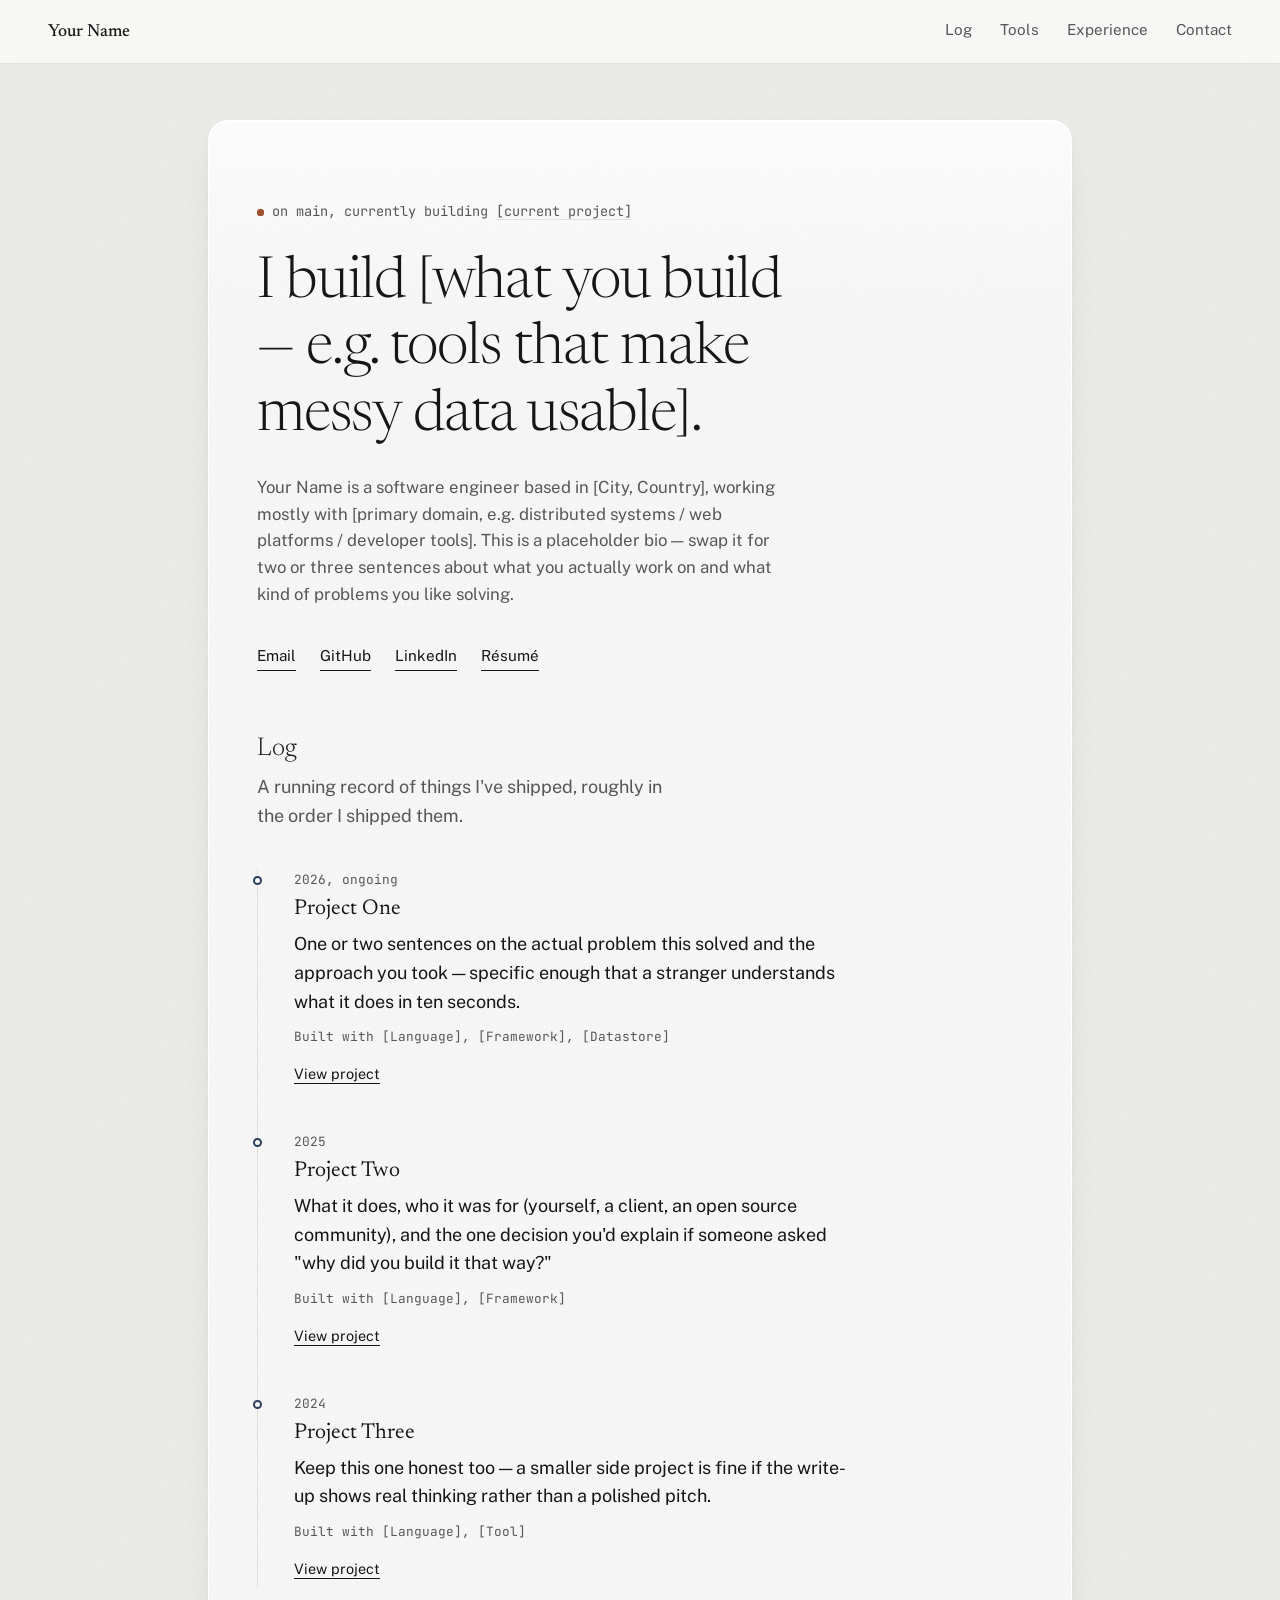
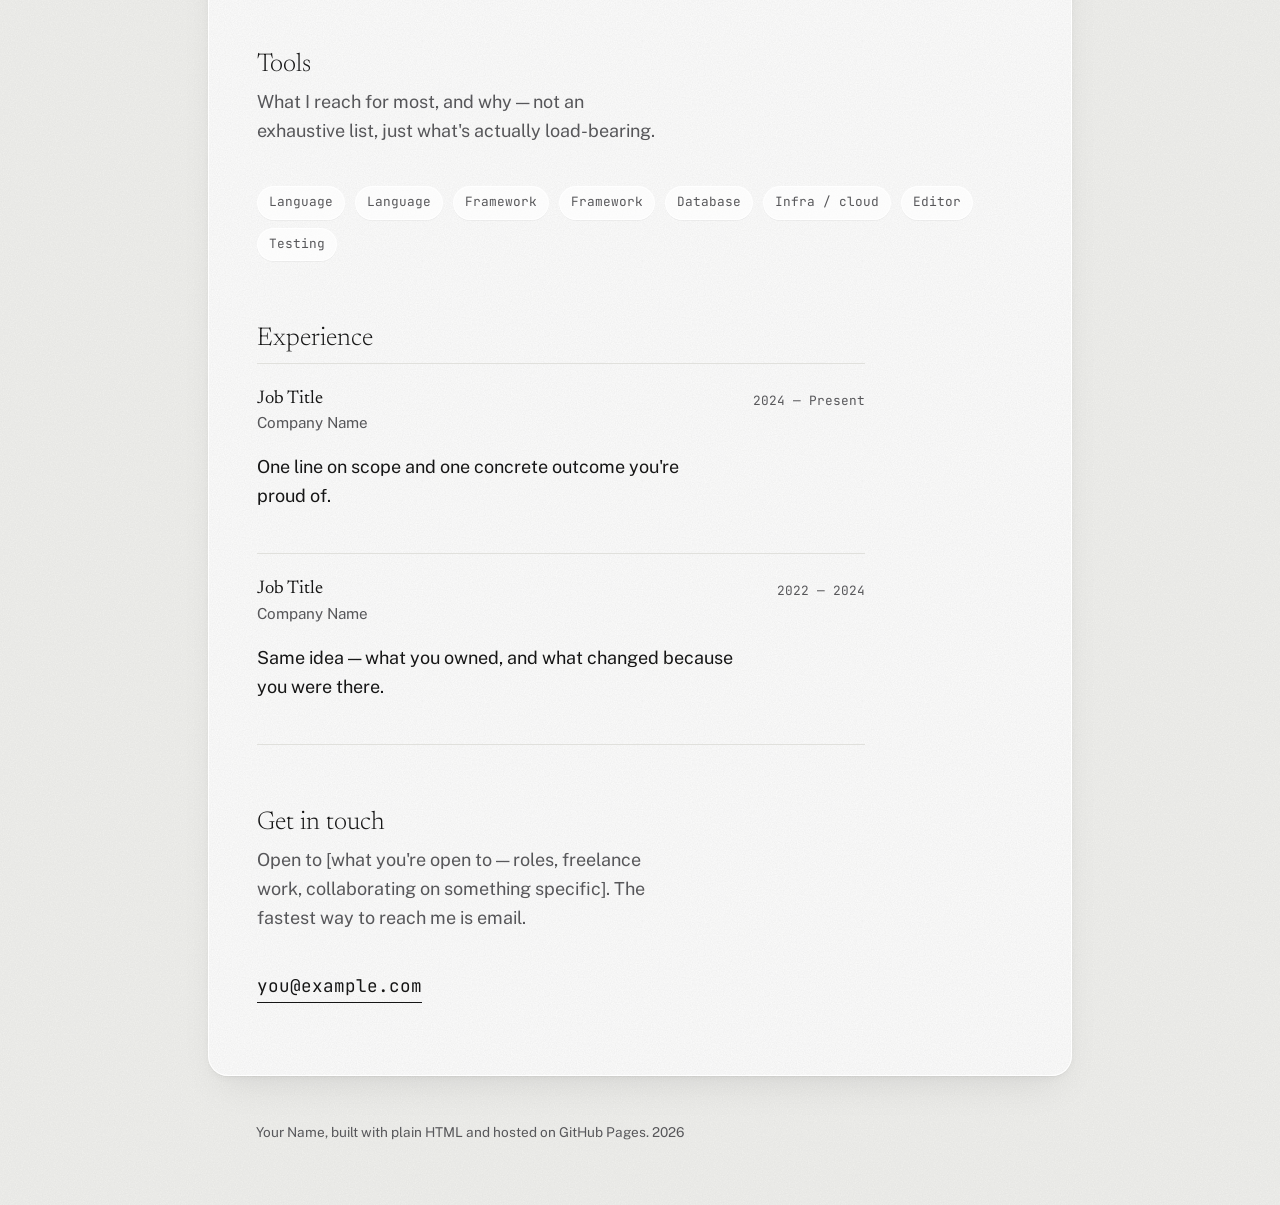
<file: index (1).html>
<!DOCTYPE html>
<html lang="en">
<head>
<meta charset="UTF-8">
<meta name="viewport" content="width=device-width, initial-scale=1.0">
<title>Your Name — Software Engineer</title>
<meta name="description" content="Portfolio of Your Name, a software engineer building [what you build].">

<link rel="preconnect" href="https://fonts.googleapis.com">
<link rel="preconnect" href="https://fonts.gstatic.com" crossorigin>
<link href="https://fonts.googleapis.com/css2?family=Newsreader:ital,opsz,wght@0,6..72,400;0,6..72,500;0,6..72,600;1,6..72,400&family=Public+Sans:wght@400;500;600&family=JetBrains+Mono:wght@400;500&display=swap" rel="stylesheet">

<link rel="stylesheet" href="style.css">
</head>
<body>

<a class="skip-link" href="#top">Skip to content</a>

<header class="site-nav">
  <a href="#top" class="site-nav__name">Your Name</a>
  <button class="site-nav__toggle" id="navToggle" aria-expanded="false" aria-controls="navLinks">
    <span></span><span></span><span></span>
    <span class="sr-only">Menu</span>
  </button>
  <nav id="navLinks" class="site-nav__links">
    <a href="#work">Log</a>
    <a href="#stack">Tools</a>
    <a href="#experience">Experience</a>
    <a href="#contact">Contact</a>
  </nav>
</header>

<main>

  <section id="top" class="hero">
    <p class="hero__status">
      <span class="hero__dot" aria-hidden="true"></span>
      on main, currently building <a href="#work">[current project]</a>
    </p>
    <h1 class="hero__headline">I build [what you build — e.g. tools that make messy data usable].</h1>
    <p class="hero__lede">
      Your Name is a software engineer based in [City, Country], working mostly with
      [primary domain, e.g. distributed systems / web platforms / developer tools].
      This is a placeholder bio — swap it for two or three sentences about what you
      actually work on and what kind of problems you like solving.
    </p>
    <div class="hero__links">
      <a href="mailto:you@example.com">Email</a>
      <a href="https://github.com/yourusername" target="_blank" rel="noopener">GitHub</a>
      <a href="https://linkedin.com/in/yourusername" target="_blank" rel="noopener">LinkedIn</a>
      <a href="resume.pdf">Résumé</a>
    </div>
  </section>

  <section id="work" class="log">
    <h2 class="section-heading">Log</h2>
    <p class="section-intro">A running record of things I've shipped, roughly in the order I shipped them.</p>

    <ol class="log-list">

      <li class="log-entry">
        <span class="log-entry__node" aria-hidden="true"></span>
        <p class="log-entry__date"><time datetime="2026">2026, ongoing</time></p>
        <h3 class="log-entry__title">Project One</h3>
        <p class="log-entry__body">
          One or two sentences on the actual problem this solved and the approach you took —
          specific enough that a stranger understands what it does in ten seconds.
        </p>
        <p class="log-entry__meta">Built with [Language], [Framework], [Datastore]</p>
        <a class="log-entry__link" href="#">View project</a>
      </li>

      <li class="log-entry">
        <span class="log-entry__node" aria-hidden="true"></span>
        <p class="log-entry__date"><time datetime="2025">2025</time></p>
        <h3 class="log-entry__title">Project Two</h3>
        <p class="log-entry__body">
          What it does, who it was for (yourself, a client, an open source community),
          and the one decision you'd explain if someone asked "why did you build it that way?"
        </p>
        <p class="log-entry__meta">Built with [Language], [Framework]</p>
        <a class="log-entry__link" href="#">View project</a>
      </li>

      <li class="log-entry">
        <span class="log-entry__node" aria-hidden="true"></span>
        <p class="log-entry__date"><time datetime="2024">2024</time></p>
        <h3 class="log-entry__title">Project Three</h3>
        <p class="log-entry__body">
          Keep this one honest too — a smaller side project is fine if the write-up
          shows real thinking rather than a polished pitch.
        </p>
        <p class="log-entry__meta">Built with [Language], [Tool]</p>
        <a class="log-entry__link" href="#">View project</a>
      </li>

    </ol>
  </section>

  <section id="stack" class="stack">
    <h2 class="section-heading">Tools</h2>
    <p class="section-intro">
      What I reach for most, and why — not an exhaustive list, just what's actually load-bearing.
    </p>
    <ul class="stack-list">
      <li>Language</li>
      <li>Language</li>
      <li>Framework</li>
      <li>Framework</li>
      <li>Database</li>
      <li>Infra / cloud</li>
      <li>Editor</li>
      <li>Testing</li>
    </ul>
  </section>

  <section id="experience" class="experience">
    <h2 class="section-heading">Experience</h2>
    <ul class="experience-list">
      <li class="experience-entry">
        <div class="experience-entry__role">
          <h3>Job Title</h3>
          <p>Company Name</p>
        </div>
        <p class="experience-entry__dates"><time>2024</time> — Present</p>
        <p class="experience-entry__blurb">
          One line on scope and one concrete outcome you're proud of.
        </p>
      </li>
      <li class="experience-entry">
        <div class="experience-entry__role">
          <h3>Job Title</h3>
          <p>Company Name</p>
        </div>
        <p class="experience-entry__dates"><time>2022</time> — <time>2024</time></p>
        <p class="experience-entry__blurb">
          Same idea — what you owned, and what changed because you were there.
        </p>
      </li>
    </ul>
  </section>

  <section id="contact" class="contact">
    <h2 class="section-heading">Get in touch</h2>
    <p class="section-intro">
      Open to [what you're open to — roles, freelance work, collaborating on something specific].
      The fastest way to reach me is email.
    </p>
    <a class="contact__email" href="mailto:you@example.com">you@example.com</a>
  </section>

</main>

<footer class="site-footer">
  <p>Your Name, built with plain HTML and hosted on GitHub Pages. <span id="year"></span></p>
</footer>

<script src="script.js"></script>
</body>
</html>
</file>
<file: style.css>
/* ---------- tokens ---------- */
:root {
  /* e-ink palette: near-white paper, near-black ink, neutral greys */
  --desk: #EFEFEC;
  --paper: #FCFCFA;
  --paper-soft: #F4F4F1;
  --ink: #161616;
  --ink-soft: #57575A;
  --rule: #E0E0DC;
  --accent: #2D3E5C;
  --accent-warm: #A0522D;

  --grain: url("data:image/svg+xml,%3Csvg xmlns='http://www.w3.org/2000/svg' width='220' height='220'%3E%3Cfilter id='n'%3E%3CfeTurbulence type='fractalNoise' baseFrequency='0.85' numOctaves='3' stitchTiles='stitch'/%3E%3CfeColorMatrix values='0 0 0 0 0.4  0 0 0 0 0.4  0 0 0 0 0.4  0 0 0 0.16 0'/%3E%3C/filter%3E%3Crect width='100%25' height='100%25' filter='url(%23n)'/%3E%3C/svg%3E");
  --sheet-shadow:
    0 1px 1px rgba(0, 0, 0, 0.03),
    0 3px 6px rgba(0, 0, 0, 0.03),
    0 18px 40px -14px rgba(0, 0, 0, 0.1);
  --shot-shadow: 0 1px 2px rgba(0, 0, 0, 0.05), 0 8px 24px -12px rgba(0, 0, 0, 0.15);
  --chip-shadow: 0 1px 0 rgba(0, 0, 0, 0.04);
  --nav-bg: rgba(250, 250, 248, 0.82);
  --sheet-lift: rgba(255, 255, 255, 0.6);
  --glass: rgba(255, 255, 255, 0.84);
  --glass-soft: rgba(255, 255, 255, 0.65);
  --glass-edge: rgba(255, 255, 255, 0.95);
  --ease-float: cubic-bezier(0.2, 0.7, 0.2, 1);

  --font-display: 'Newsreader', Georgia, serif;
  --font-body: 'Public Sans', -apple-system, BlinkMacSystemFont, sans-serif;
  --font-mono: 'JetBrains Mono', ui-monospace, SFMono-Regular, Menlo, monospace;

  --content-width: 40rem;
  --page-pad: clamp(1.25rem, 5vw, 3rem);

  color-scheme: light;
}

/* Dark palette: follows the system setting unless the switch has picked a theme. */
@media (prefers-color-scheme: dark) {
  :root:not([data-theme="light"]) {
    --desk: #0F0F0F;
    --paper: #191919;
    --paper-soft: #202020;
    --ink: #E9E9E6;
    --ink-soft: #A2A29E;
    --rule: #323232;
    --accent: #AFC0E0;
    --accent-warm: #D98A5F;

    --grain: url("data:image/svg+xml,%3Csvg xmlns='http://www.w3.org/2000/svg' width='220' height='220'%3E%3Cfilter id='n'%3E%3CfeTurbulence type='fractalNoise' baseFrequency='0.85' numOctaves='3' stitchTiles='stitch'/%3E%3CfeColorMatrix values='0 0 0 0 0.85  0 0 0 0 0.85  0 0 0 0 0.85  0 0 0 0.08 0'/%3E%3C/filter%3E%3Crect width='100%25' height='100%25' filter='url(%23n)'/%3E%3C/svg%3E");
    --sheet-shadow:
      0 1px 1px rgba(0, 0, 0, 0.3),
      0 3px 6px rgba(0, 0, 0, 0.25),
      0 18px 40px -12px rgba(0, 0, 0, 0.6);
    --shot-shadow: 0 1px 2px rgba(0, 0, 0, 0.3), 0 8px 24px -12px rgba(0, 0, 0, 0.6);
    --chip-shadow: 0 1px 0 rgba(0, 0, 0, 0.3);
    --nav-bg: rgba(15, 15, 15, 0.84);
    --sheet-lift: rgba(255, 255, 255, 0.03);
    --glass: rgba(25, 25, 25, 0.72);
    --glass-soft: rgba(255, 255, 255, 0.05);
    --glass-edge: rgba(255, 255, 255, 0.08);

    color-scheme: dark;
  }
}
:root[data-theme="dark"] {
  --desk: #0F0F0F;
  --paper: #191919;
  --paper-soft: #202020;
  --ink: #E9E9E6;
  --ink-soft: #A2A29E;
  --rule: #323232;
  --accent: #AFC0E0;
  --accent-warm: #D98A5F;

  --grain: url("data:image/svg+xml,%3Csvg xmlns='http://www.w3.org/2000/svg' width='220' height='220'%3E%3Cfilter id='n'%3E%3CfeTurbulence type='fractalNoise' baseFrequency='0.85' numOctaves='3' stitchTiles='stitch'/%3E%3CfeColorMatrix values='0 0 0 0 0.85  0 0 0 0 0.85  0 0 0 0 0.85  0 0 0 0.08 0'/%3E%3C/filter%3E%3Crect width='100%25' height='100%25' filter='url(%23n)'/%3E%3C/svg%3E");
  --sheet-shadow:
    0 1px 1px rgba(0, 0, 0, 0.3),
    0 3px 6px rgba(0, 0, 0, 0.25),
    0 18px 40px -12px rgba(0, 0, 0, 0.6);
  --shot-shadow: 0 1px 2px rgba(0, 0, 0, 0.3), 0 8px 24px -12px rgba(0, 0, 0, 0.6);
  --chip-shadow: 0 1px 0 rgba(0, 0, 0, 0.3);
  --nav-bg: rgba(15, 15, 15, 0.84);
  --sheet-lift: rgba(255, 255, 255, 0.03);
  --glass: rgba(25, 25, 25, 0.72);
  --glass-soft: rgba(255, 255, 255, 0.05);
  --glass-edge: rgba(255, 255, 255, 0.08);

  color-scheme: dark;
}

@media (prefers-reduced-motion: reduce) {
  * { animation-duration: 0.01ms !important; animation-iteration-count: 1 !important; transition-duration: 0.01ms !important; }
  .hero__dot::after { animation: none !important; }
}

* { box-sizing: border-box; }

html { scroll-behavior: smooth; }
@media (prefers-reduced-motion: reduce) { html { scroll-behavior: auto; } }

body {
  margin: 0;
  background: var(--desk) var(--grain);
  color: var(--ink);
  font-family: var(--font-body);
  font-size: 18px;
  line-height: 1.6;
  -webkit-font-smoothing: antialiased;
  transition: background-color 0.4s ease, color 0.4s ease;
}

/* ---------- motion ---------- */
@keyframes rise-in {
  from { opacity: 0; transform: translate3d(0, 16px, 0); }
  to   { opacity: 1; transform: none; }
}

/* script.js adds .reveal to blocks below the fold and .is-visible as they scroll in */
.reveal {
  opacity: 0;
  transform: translate3d(0, 22px, 0);
  transition: opacity 0.8s ease, transform 0.9s var(--ease-float);
}
.reveal.is-visible {
  opacity: 1;
  transform: none;
}

h1, h2, h3 {
  font-family: var(--font-display);
  font-weight: 400;
  line-height: 1.15;
  margin: 0;
}

a {
  color: inherit;
}

.skip-link {
  position: absolute;
  left: -999px;
  top: 0;
  background: var(--ink);
  color: var(--paper);
  padding: 0.75rem 1rem;
  z-index: 100;
}
.skip-link:focus {
  left: var(--page-pad);
  top: 0.5rem;
}

:focus-visible {
  outline: 2px solid var(--accent);
  outline-offset: 3px;
}

.sr-only {
  position: absolute;
  width: 1px; height: 1px;
  overflow: hidden;
  clip: rect(0 0 0 0);
  white-space: nowrap;
}

/* ---------- nav ---------- */
.site-nav {
  position: sticky;
  top: 0;
  z-index: 20;
  display: flex;
  align-items: center;
  justify-content: space-between;
  padding: 1.1rem var(--page-pad);
  background: var(--nav-bg);
  -webkit-backdrop-filter: blur(18px) saturate(160%);
  backdrop-filter: blur(18px) saturate(160%);
  transition: background-color 0.4s ease;
  border-bottom: 1px solid var(--rule);
  margin-top: 0;
  gap: 1.75rem;
}

.site-nav__name {
  margin-right: auto;
  font-family: var(--font-display);
  font-size: 1.1rem;
  font-weight: 500;
  text-decoration: none;
}

.site-nav__links {
  display: flex;
  gap: 1.75rem;
}

.site-nav__links a {
  text-decoration: none;
  font-size: 0.95rem;
  color: var(--ink-soft);
  border-bottom: 1px solid transparent;
  padding-bottom: 2px;
  transition: color 0.15s ease, border-color 0.15s ease;
}

.site-nav__links a:hover,
.site-nav__links a:focus-visible,
.site-nav__links a[aria-current="page"] {
  color: var(--ink);
  border-bottom-color: var(--accent);
}

.site-nav__toggle {
  display: none;
  flex-direction: column;
  gap: 5px;
  background: none;
  border: none;
  padding: 0.5rem;
  cursor: pointer;
}
.site-nav__toggle span {
  width: 22px;
  height: 2px;
  background: var(--ink);
  display: block;
}

/* ---------- theme switch ---------- */
.theme-switch {
  order: 2;
  position: relative;
  flex-shrink: 0;
  width: 46px;
  height: 24px;
  padding: 0;
  border: 1px solid var(--rule);
  border-radius: 999px;
  background: var(--paper-soft);
  box-shadow: var(--chip-shadow);
  cursor: pointer;
}
.theme-switch__icon {
  position: absolute;
  top: 50%;
  width: 12px;
  height: 12px;
  transform: translateY(-50%);
  color: var(--ink-soft);
}
.theme-switch__icon--sun { left: 6px; }
.theme-switch__icon--moon { right: 6px; }
.theme-switch__knob {
  position: absolute;
  top: 2px;
  left: 2px;
  width: 18px;
  height: 18px;
  border-radius: 50%;
  background: var(--ink);
  transition: transform 0.2s ease;
}
.theme-switch[aria-checked="true"] .theme-switch__knob {
  transform: translateX(22px);
}
.site-nav__links { order: 1; }

@media (max-width: 640px) {
  .site-nav { gap: 1rem; }
  .site-nav__toggle { display: flex; order: 2; }
  .theme-switch { order: 1; }
  .site-nav__links {
    position: absolute;
    top: 100%;
    left: 0;
    right: 0;
    flex-direction: column;
    gap: 0;
    background: var(--nav-bg);
    -webkit-backdrop-filter: blur(18px) saturate(160%);
    backdrop-filter: blur(18px) saturate(160%);
    border-bottom: 1px solid var(--rule);
    max-height: 0;
    overflow: hidden;
    transition: max-height 0.2s ease;
  }
  .site-nav__links.is-open {
    max-height: 20rem;
  }
  .site-nav__links a {
    padding: 1rem var(--page-pad);
    border-bottom: 1px solid var(--rule);
  }
}

/* ---------- paper sheet ---------- */
main {
  position: relative;
  max-width: 54rem;
  margin: clamp(1.5rem, 5vw, 3.5rem) auto 0;
  background: var(--glass) var(--grain);
  border: 1px solid var(--glass-edge);
  box-shadow: var(--sheet-shadow), inset 0 1px 0 var(--glass-edge);
  border-radius: 20px;
  transition: background-color 0.4s ease;
}

/* faint lift at the top edge, like light catching a sheet */
main::before {
  content: "";
  position: absolute;
  inset: 0;
  pointer-events: none;
  border-radius: inherit;
  background: linear-gradient(180deg, var(--sheet-lift), transparent 12rem);
}

@media (max-width: 640px) {
  main {
    margin-top: 0;
    border-width: 0;
    box-shadow: none;
    border-radius: 0;
  }
}

/* ---------- layout helpers ---------- */
/* Space sits only above each section, so neighbours don't stack two paddings into one big gap. */
main > section {
  padding: clamp(2.75rem, 5vw, 4rem) var(--page-pad) 0;
}
main > section:last-child {
  padding-bottom: clamp(3rem, 6vw, 4.5rem);
}

.section-heading {
  font-size: 1.6rem;
  font-weight: 300;
  margin-bottom: 0.5rem;
}

.section-intro {
  color: var(--ink-soft);
  max-width: 38ch;
  margin: 0 0 2.5rem;
}

/* ---------- hero ---------- */
.hero {
  max-width: 42rem;
  padding-top: clamp(3rem, 8vw, 5rem) !important;
}

.hero__status {
  display: flex;
  align-items: center;
  gap: 0.5rem;
  font-family: var(--font-mono);
  font-size: 0.85rem;
  color: var(--ink-soft);
  margin: 0 0 1.75rem;
}

.hero > *,
.art-intro > * {
  animation: rise-in 0.9s var(--ease-float) both;
}
.hero > :nth-child(2), .art-intro > :nth-child(2) { animation-delay: 0.08s; }
.hero > :nth-child(3) { animation-delay: 0.16s; }
.hero > :nth-child(4) { animation-delay: 0.24s; }

.hero__dot {
  position: relative;
  width: 7px;
  height: 7px;
  border-radius: 50%;
  background: var(--accent-warm);
  flex-shrink: 0;
}
.hero__dot::after {
  content: "";
  position: absolute;
  inset: 0;
  border-radius: 50%;
  background: var(--accent-warm);
  animation: ping 2.6s ease-out infinite;
}
@keyframes ping {
  0%       { transform: scale(1); opacity: 0.6; }
  70%, 100% { transform: scale(3.2); opacity: 0; }
}

.hero__status a {
  color: var(--ink-soft);
  text-decoration: underline;
  text-decoration-color: var(--rule);
  text-underline-offset: 3px;
}
.hero__status a:hover { color: var(--ink); text-decoration-color: var(--accent-warm); }

.hero__headline {
  font-size: clamp(2.3rem, 5.5vw, 3.6rem);
  max-width: 16ch;
  font-weight: 300;
  letter-spacing: -0.015em;
}

.hero__lede {
  max-width: 52ch;
  color: var(--ink-soft);
  margin: 1.5rem 0 0;
  font-size: 1.05rem;
}

.hero__links {
  display: flex;
  flex-wrap: wrap;
  gap: 1.5rem;
  margin-top: 2.25rem;
}

.hero__links a {
  transition: color 0.2s ease, border-color 0.2s ease;
  text-decoration: none;
  font-size: 0.95rem;
  border-bottom: 1px solid var(--ink);
  padding-bottom: 2px;
}
.hero__links a:hover,
.hero__links a:focus-visible {
  color: var(--accent);
  border-bottom-color: var(--accent);
}

/* ---------- log (git-graph motif) ---------- */
.log {
  max-width: 44rem;
}

.log-list {
  list-style: none;
  margin: 0;
  padding: 0;
  border-left: 1px solid var(--rule);
}

.log-entry {
  position: relative;
  padding: 0 0 2.75rem 2.25rem;
}
.log-entry:last-child { padding-bottom: 0.25rem; }

.log-entry__node {
  position: absolute;
  left: -5px;
  top: 0.35rem;
  width: 9px;
  height: 9px;
  border-radius: 50%;
  background: var(--paper);
  border: 2px solid var(--accent);
  transition: transform 0.35s var(--ease-float), background-color 0.35s ease;
}
.log-entry:hover .log-entry__node {
  transform: scale(1.35);
  background: var(--accent);
}

.log-entry--wip .log-entry__node {
  border-style: dashed;
  border-color: var(--accent-warm);
}
.log-entry--wip .log-entry__date {
  color: var(--accent-warm);
}

.log-group {
  font-family: var(--font-mono);
  font-size: 0.8rem;
  font-weight: 500;
  letter-spacing: 0.06em;
  text-transform: uppercase;
  color: var(--ink-soft);
  margin: 3.5rem 0 1.75rem;
}

.log-entry__date {
  font-family: var(--font-mono);
  font-size: 0.8rem;
  color: var(--ink-soft);
  margin: 0 0 0.4rem;
}

.log-entry__title {
  font-size: 1.35rem;
  margin-bottom: 0.5rem;
}

.log-entry__body {
  max-width: 56ch;
  margin: 0 0 0.65rem;
}

.log-entry__meta {
  font-family: var(--font-mono);
  font-size: 0.8rem;
  color: var(--ink-soft);
  margin: 0 0 0.75rem;
}

.log-entry__shot {
  margin: 0.25rem 0 1rem;
  border: 1px solid var(--rule);
  border-radius: 6px;
  overflow: hidden;
  background: var(--glass-soft);
  box-shadow: var(--shot-shadow);
  transition: transform 0.45s var(--ease-float), box-shadow 0.45s var(--ease-float);
}
.log-entry__shot:hover {
  transform: translate3d(0, -5px, 0);
  box-shadow: var(--shot-shadow), 0 22px 40px -18px rgba(0, 0, 0, 0.35);
}
.log-entry__shot img {
  display: block;
  width: 100%;
  height: auto;
}
.log-entry__shot--paper {
  max-width: 26rem;
}

.log-entry__links {
  display: flex;
  flex-wrap: wrap;
  gap: 0.5rem 1.25rem;
  margin: 0;
}

.log-entry__link {
  font-size: 0.9rem;
  text-decoration: none;
  border-bottom: 1px solid var(--ink);
  padding-bottom: 1px;
  transition: color 0.2s ease, border-color 0.2s ease;
}
.log-entry__link:hover,
.log-entry__link:focus-visible {
  color: var(--accent);
  border-bottom-color: var(--accent);
}

/* ---------- stack ---------- */
/* full sheet width so each group mostly fits on one row */
.stack {
  max-width: none;
}

.stack-groups {
  display: grid;
  gap: 1.1rem;
}

/* label on the left, chips on the right; stacks on narrow screens */
.stack-group {
  display: grid;
  grid-template-columns: 7.5rem 1fr;
  column-gap: 1.25rem;
  align-items: start;
}

.stack-group__label {
  font-family: var(--font-mono);
  font-size: 0.75rem;
  font-weight: 500;
  letter-spacing: 0.06em;
  text-transform: uppercase;
  color: var(--ink-soft);
  line-height: 2.1rem; /* same height as a chip, so the label centres on the first row */
}

@media (max-width: 560px) {
  .stack-groups { gap: 1.4rem; }
  .stack-group { grid-template-columns: 1fr; row-gap: 0.5rem; }
  .stack-group__label { line-height: 1.3; }
}

.stack-list {
  list-style: none;
  display: flex;
  flex-wrap: wrap;
  gap: 0.5rem 0.6rem;
  margin: 0;
  padding: 0;
}

.stack-list li {
  font-family: var(--font-mono);
  font-size: 0.8rem;
  padding: 0.35rem 0.7rem;
  border: 1px solid var(--rule);
  border-radius: 999px;
  background: var(--glass-soft);
  border-color: var(--glass-edge);
  box-shadow: var(--chip-shadow);
  color: var(--ink-soft);
  transition: transform 0.3s var(--ease-float), color 0.2s ease, border-color 0.2s ease;
}
.stack-list li:hover {
  transform: translate3d(0, -3px, 0);
  color: var(--ink);
  border-color: var(--accent);
}

/* ---------- experience ---------- */
.experience {
  max-width: 44rem;
}

.experience-list {
  list-style: none;
  margin: 0;
  padding: 0;
}

.experience-entry {
  display: grid;
  grid-template-columns: 1fr auto;
  column-gap: 1.5rem;
  padding: 1.5rem 0;
  border-top: 1px solid var(--rule);
}
.experience-entry:last-child { border-bottom: 1px solid var(--rule); }

.experience-entry__role h3 {
  font-size: 1.15rem;
  margin-bottom: 0.15rem;
}
.experience-entry__role p {
  margin: 0;
  color: var(--ink-soft);
  font-size: 0.95rem;
}

.experience-entry__dates {
  font-family: var(--font-mono);
  font-size: 0.8rem;
  color: var(--ink-soft);
  white-space: nowrap;
  align-self: start;
  margin: 0.2rem 0 0;
}

.experience-entry__points {
  grid-column: 1 / -1;
  margin: 0.75rem 0 0;
  padding-left: 1.1rem;
  max-width: 60ch;
  color: var(--ink-soft);
  font-size: 0.95rem;
}
.experience-entry__points li + li {
  margin-top: 0.4rem;
}

@media (max-width: 500px) {
  .experience-entry {
    grid-template-columns: 1fr;
    row-gap: 0.3rem;
  }
}

/* ---------- contact ---------- */
.contact {
  max-width: 40rem;
}

.contact__email {
  display: inline-block;
  font-family: var(--font-mono);
  font-size: 1.1rem;
  text-decoration: none;
  border-bottom: 1px solid var(--ink);
  padding-bottom: 2px;
}
.contact__email:hover,
.contact__email:focus-visible {
  color: var(--accent);
  border-bottom-color: var(--accent);
}

/* ---------- art page ---------- */
.art-intro {
  max-width: 42rem;
  padding-top: clamp(3rem, 8vw, 5rem) !important;
}

.art-intro__headline {
  font-size: clamp(2.1rem, 5vw, 3.2rem);
  font-weight: 300;
  letter-spacing: -0.015em;
}

/* pieces keep their own proportions; wide pieces span the full row */
.art-grid {
  display: grid;
  grid-template-columns: repeat(auto-fill, minmax(16rem, 1fr));
  gap: 0 1.25rem;
  align-items: start;
}
.art-piece--wide {
  grid-column: 1 / -1;
}
.art-intro + .art-section {
  padding-top: 2.5rem;
}

.art-piece {
  margin: 0 0 1.5rem;
}

.art-piece__frame {
  display: block;
  border: 1px solid var(--rule);
  border-radius: 8px;
  overflow: hidden;
  background: var(--glass-soft);
  box-shadow: var(--shot-shadow);
  transition: transform 0.45s var(--ease-float), box-shadow 0.45s var(--ease-float);
}
a.art-piece__frame:hover,
a.art-piece__frame:focus-visible {
  transform: translate3d(0, -5px, 0);
  box-shadow: var(--shot-shadow), 0 22px 40px -18px rgba(0, 0, 0, 0.35);
}
.art-piece__frame img {
  display: block;
  width: 100%;
  height: auto;
  transition: transform 0.6s var(--ease-float);
}
a.art-piece__frame:hover img,
a.art-piece__frame:focus-visible img {
  transform: scale(1.02);
}

.art-piece__strip {
  display: grid;
  grid-template-columns: repeat(3, 1fr);
  gap: 0.75rem;
  margin-top: 0.75rem;
}

.art-piece__strip--4 {
  grid-template-columns: repeat(4, 1fr);
  margin-top: 0;
}
.art-piece__strip--2 {
  grid-template-columns: repeat(2, 1fr);
  margin-top: 0;
}
@media (max-width: 560px) {
  .art-piece__strip--4 { grid-template-columns: repeat(2, 1fr); }
}

.art-piece__link {
  font-size: 0.85rem;
  text-decoration: none;
  border-bottom: 1px solid var(--ink);
  padding-bottom: 1px;
}
.art-piece__link:hover,
.art-piece__link:focus-visible {
  color: var(--accent);
  border-bottom-color: var(--accent);
}

.art-piece__caption {
  margin-top: 0.55rem;
  font-size: 0.9rem;
}
.art-piece__caption span {
  font-family: var(--font-mono);
  font-size: 0.75rem;
  color: var(--ink-soft);
}

/* ---------- footer ---------- */
.site-footer {
  max-width: 54rem;
  margin: 0 auto;
  padding: 2rem var(--page-pad) 3rem;
  color: var(--ink-soft);
  font-size: 0.85rem;
}
</file>
